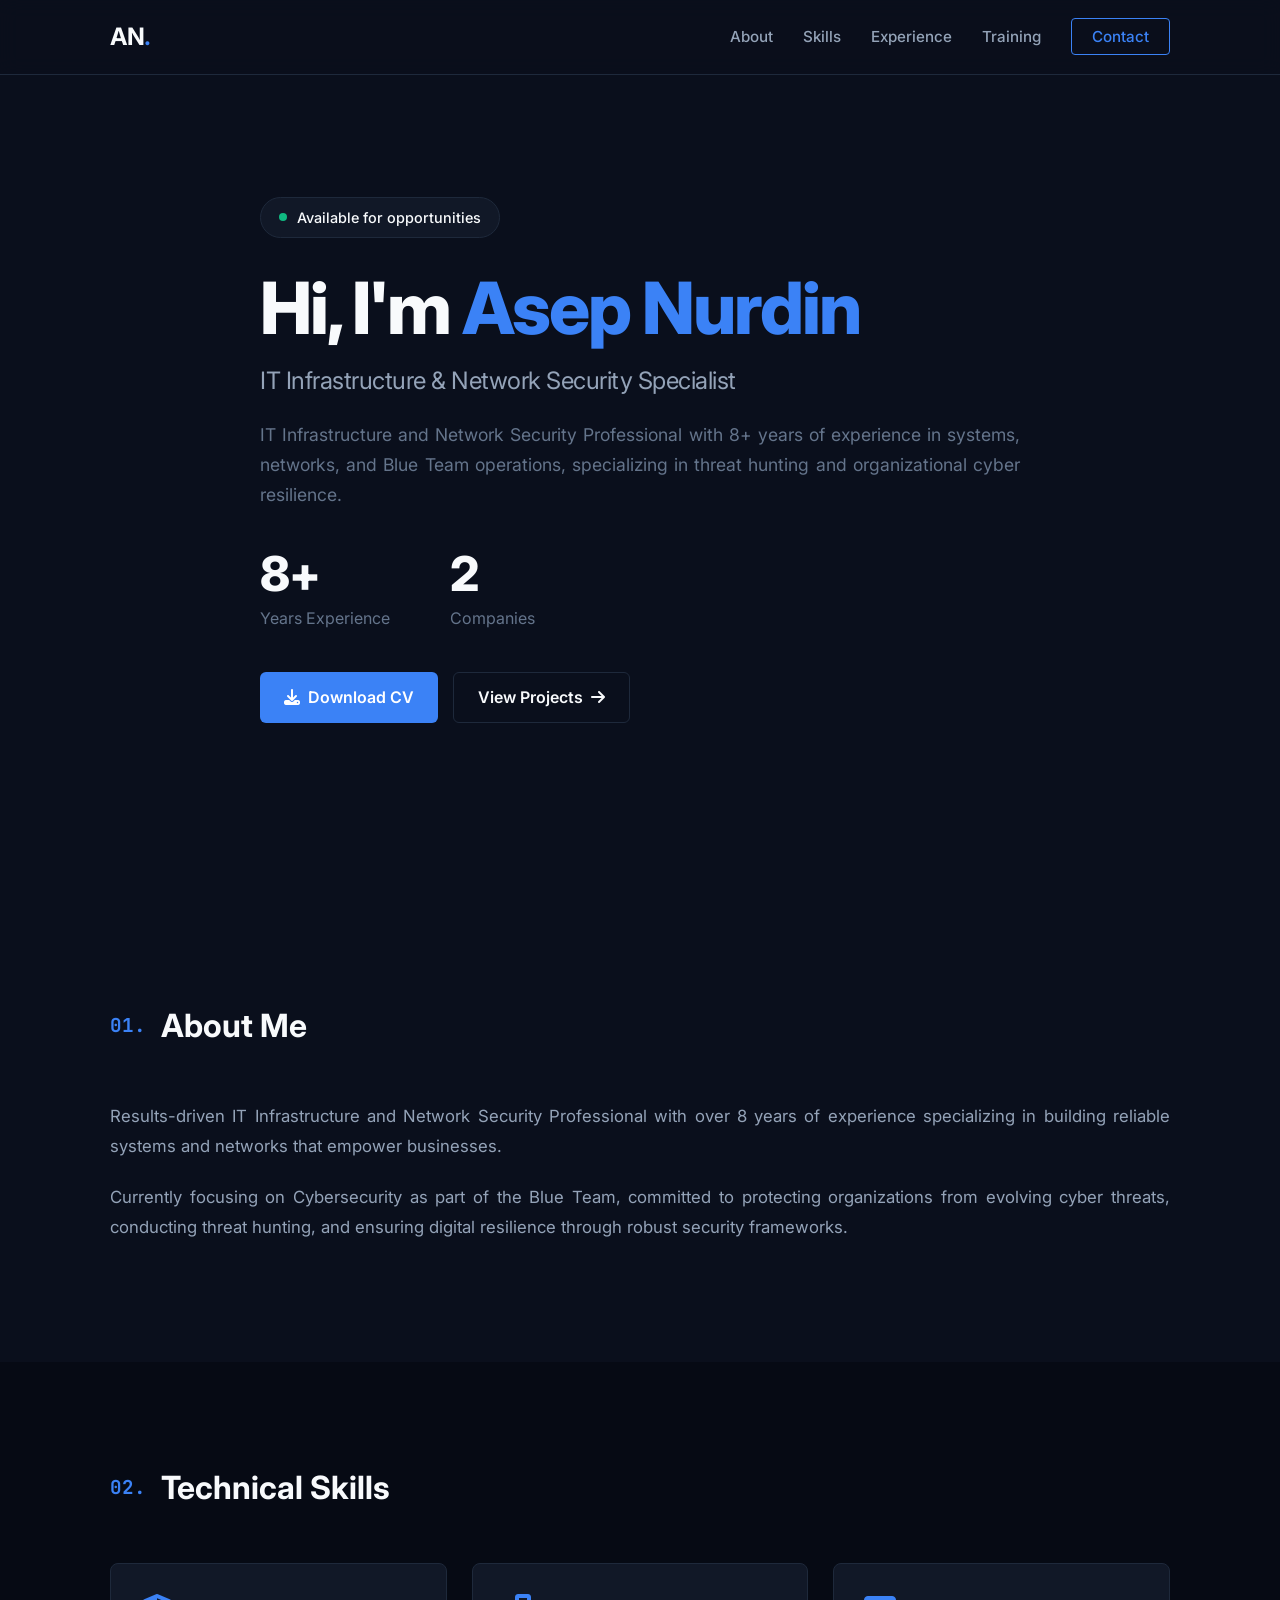
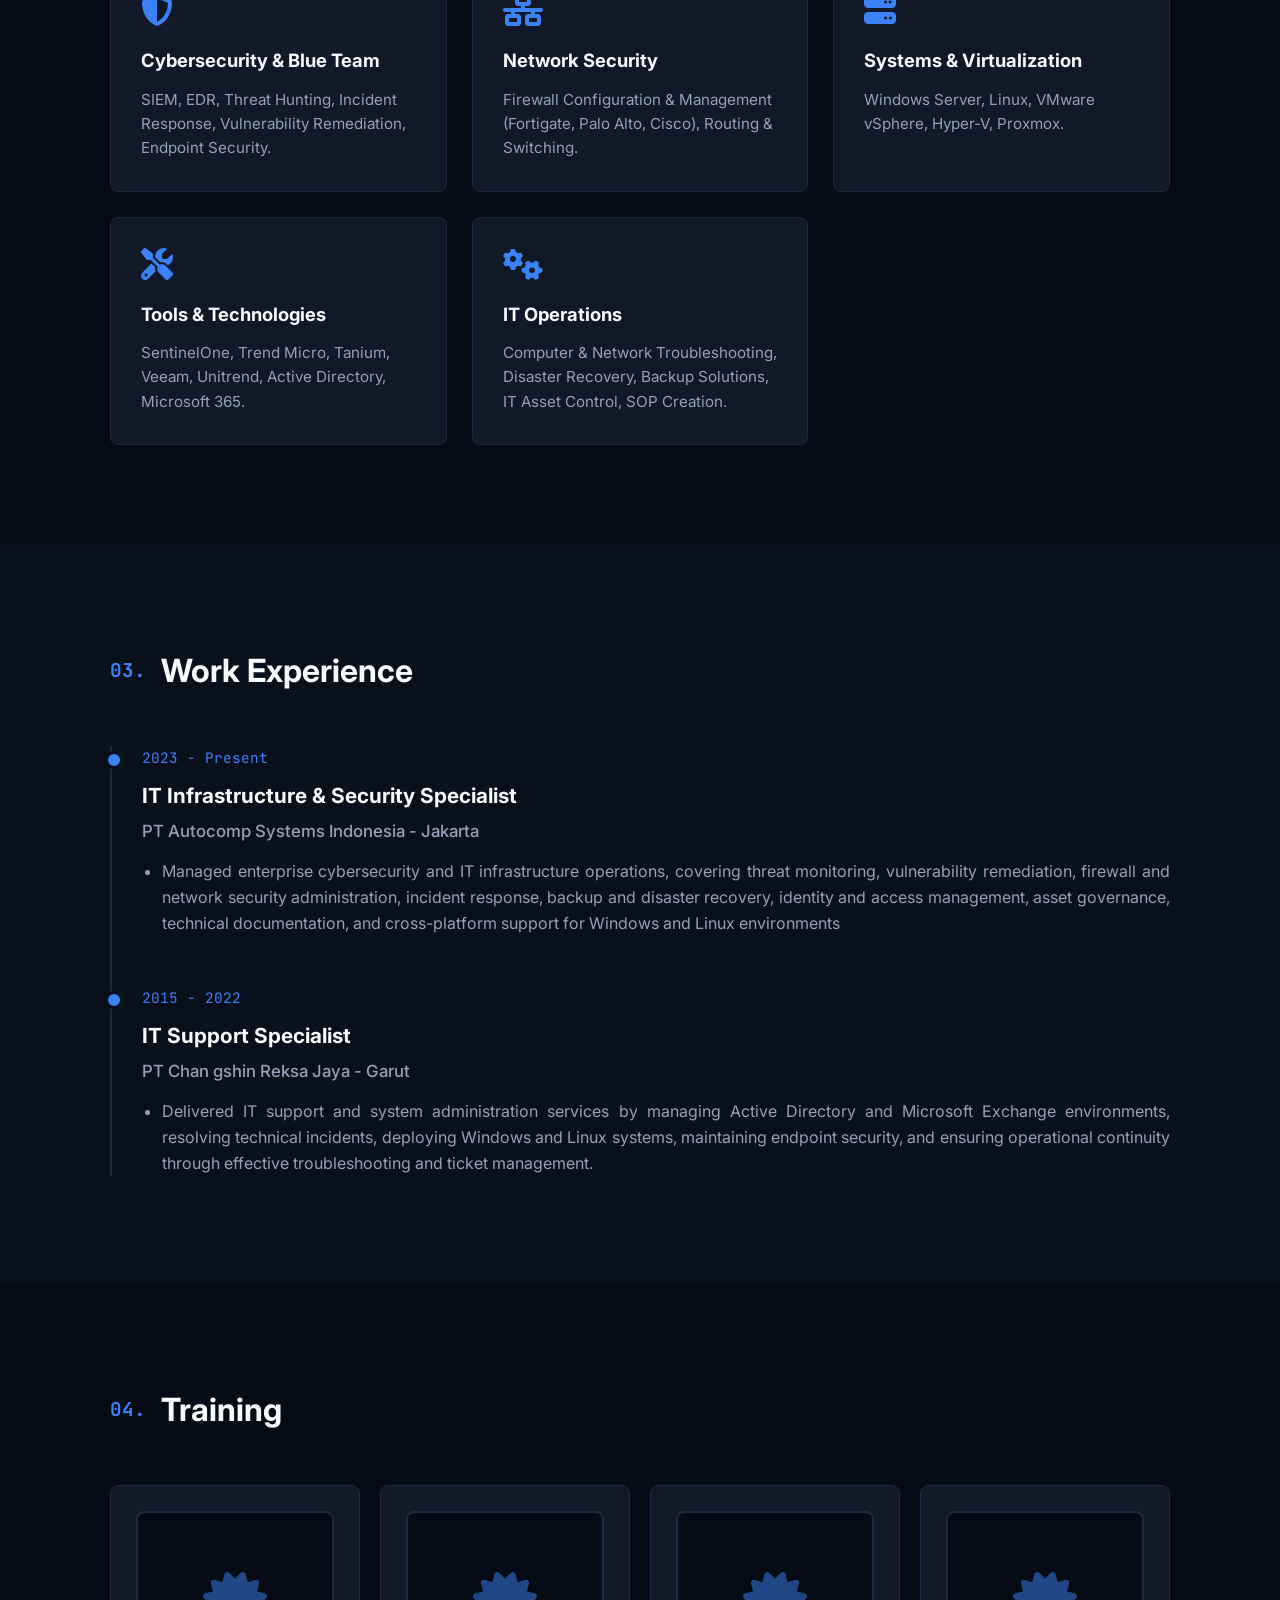
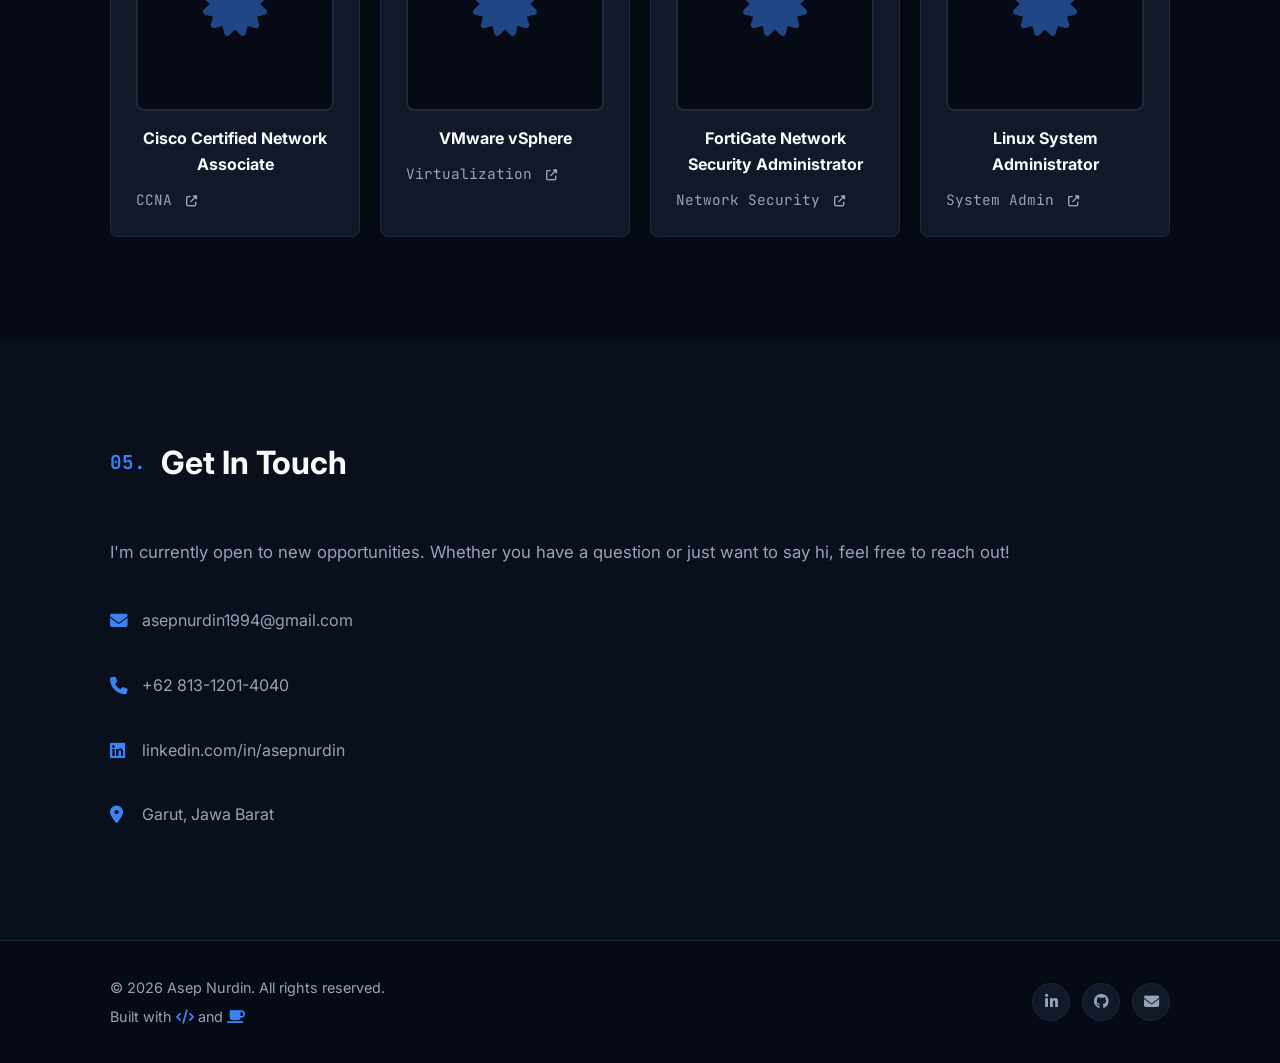
<file: index.html>
<!DOCTYPE html>
<html lang="en">
<head>
    <meta charset="UTF-8">
    <meta name="viewport" content="width=device-width, initial-scale=1.0">
    <title>Asep Nurdin | IT Infrastructure & Network Security</title>
    <meta name="description" content="Portfolio of Asep Nurdin - IT Infrastructure and Cybersecurity Professional">
    
    <!-- Link ke CSS -->
    <link rel="stylesheet" href="css/style.css">
    
    <!-- Google Fonts -->
    <link rel="preconnect" href="https://fonts.googleapis.com">
    <link rel="preconnect" href="https://fonts.gstatic.com" crossorigin>
    <link href="https://fonts.googleapis.com/css2?family=Inter:wght@300;400;500;600;700;800&family=JetBrains+Mono:wght@400;500&display=swap" rel="stylesheet">
    
    <!-- FontAwesome untuk Ikon -->
    <link rel="stylesheet" href="https://cdnjs.cloudflare.com/ajax/libs/font-awesome/6.4.0/css/all.min.css">
</head>
<body>

    <!-- Navbar -->
    <nav class="navbar">
        <div class="container nav-container">
            <a href="#" class="logo">AN<span class="accent">.</span></a>
            <ul class="nav-links">
                <li><a href="#about">About</a></li>
                <li><a href="#skills">Skills</a></li>
                <li><a href="#experience">Experience</a></li>
                <li><a href="#training">Training</a></li>
                <li><a href="#contact" class="btn-nav">Contact</a></li>
            </ul>
            <div class="hamburger" id="hamburger">
                <i class="fas fa-bars"></i>
            </div>
        </div>
    </nav>

    <!-- Hero Section -->
    <header class="hero">
        <div class="container hero-content">
            <div class="status-badge">
                <span class="status-dot"></span>
                <span class="status-text">Available for opportunities</span>
            </div>
            
            <h1 class="hero-title">Hi, I'm <span class="accent">Asep Nurdin</span></h1>
            <h2 class="hero-subtitle">IT Infrastructure & Network Security Specialist</h2>
            <p class="hero-desc">
                IT Infrastructure and Network Security Professional with 8+ years of experience in systems, networks, and Blue Team operations, specializing in threat hunting and organizational cyber resilience.
            </p>

            <!-- Stats Section -->
            <div class="hero-stats">
                <div class="stat-item">
                    <span class="stat-number">8+</span>
                    <span class="stat-label">Years Experience</span>
                </div>
                <div class="stat-item">
                    <span class="stat-number">2</span>
                    <span class="stat-label">Companies</span>
                </div>
            </div>

            <!-- Buttons -->
            <div class="hero-buttons">
                <a href="Asep_Nurdin_CV.pdf" download class="btn btn-primary">
                    <i class="fas fa-download"></i> Download CV
                </a>
                <a href="projects/index.html" class="btn btn-secondary">
                    View Projects <i class="fas fa-arrow-right"></i>
                </a>
            </div>
        </div>
    </header>

    <!-- About Section -->
    <section id="about" class="section">
        <div class="container">
            <h3 class="section-title"><span class="mono-text">01.</span> About Me</h3>
            <div class="about-content">
                <div class="about-text">
                    <p>
                        Results-driven IT Infrastructure and Network Security Professional with over 8 years of experience 
                        specializing in building reliable systems and networks that empower businesses.
                    </p>
                    <p>
                        Currently focusing on Cybersecurity as part of the Blue Team, committed to protecting organizations 
                        from evolving cyber threats, conducting threat hunting, and ensuring digital resilience through 
                        robust security frameworks.
                    </p>
                </div>
            </div>
        </div>
    </section>

    <!-- Skills Section -->
    <section id="skills" class="section bg-darker">
        <div class="container">
            <h3 class="section-title"><span class="mono-text">02.</span> Technical Skills</h3>
            <div class="skills-grid">
                <div class="skill-card">
                    <i class="fas fa-shield-alt skill-icon"></i>
                    <h4>Cybersecurity & Blue Team</h4>
                    <p>SIEM, EDR, Threat Hunting, Incident Response, Vulnerability Remediation, Endpoint Security.</p>
                </div>
                <div class="skill-card">
                    <i class="fas fa-network-wired skill-icon"></i>
                    <h4>Network Security</h4>
                    <p>Firewall Configuration & Management (Fortigate, Palo Alto, Cisco), Routing & Switching.</p>
                </div>
                <div class="skill-card">
                    <i class="fas fa-server skill-icon"></i>
                    <h4>Systems & Virtualization</h4>
                    <p>Windows Server, Linux, VMware vSphere, Hyper-V, Proxmox.</p>
                </div>
                <div class="skill-card">
                    <i class="fas fa-tools skill-icon"></i>
                    <h4>Tools & Technologies</h4>
                    <p>SentinelOne, Trend Micro, Tanium, Veeam, Unitrend, Active Directory, Microsoft 365.</p>
                </div>
                <div class="skill-card">
                    <i class="fas fa-cogs skill-icon"></i>
                    <h4>IT Operations</h4>
                    <p>Computer & Network Troubleshooting, Disaster Recovery, Backup Solutions, IT Asset Control, SOP Creation.</p>
                </div>
            </div>
        </div>
    </section>

    <!-- Experience Section -->
    <section id="experience" class="section">
        <div class="container">
            <h3 class="section-title"><span class="mono-text">03.</span> Work Experience</h3>
            <div class="timeline">
                
                <div class="timeline-item">
                    <div class="timeline-date">2023 - Present</div>
                    <div class="timeline-content">
                        <h4>IT Infrastructure & Security Specialist</h4>
                        <h5>PT Autocomp Systems Indonesia - Jakarta</h5>
                        <ul>
                            <li>Managed enterprise cybersecurity and IT infrastructure operations, covering threat monitoring, vulnerability remediation, firewall and network security administration, incident response, backup and disaster recovery, identity and access management, asset governance, technical documentation, and cross-platform support for Windows and Linux environments</li>
                        </ul>
                    </div>
                </div>

                <div class="timeline-item">
                    <div class="timeline-date">2015 - 2022</div>
                    <div class="timeline-content">
                        <h4>IT Support Specialist</h4>
                        <h5>PT Chan gshin Reksa Jaya - Garut</h5>
                        <ul>
                            <li>Delivered IT support and system administration services by managing Active Directory and Microsoft Exchange environments, resolving technical incidents, deploying Windows and Linux systems, maintaining endpoint security, and ensuring operational continuity through effective troubleshooting and ticket management.</li>
                        </ul>
                    </div>
                </div>

            </div>
        </div>
    </section>

    <!-- Training Section -->
    <section id="training" class="section bg-darker">
        <div class="container">
            <h3 class="section-title"><span class="mono-text">04.</span> Training </h3>
            <div class="cert-grid">
                
                <!-- Certificate 1: CCNA -->
                <a href="https://docs.google.com/viewer?url=https://asepnurdin.github.io/asepnurdin_portfolio/images/certificates/ccna.pdf&embedded=true" target="_blank" class="cert-card cert-link">
                    <div class="cert-image-placeholder">
                        <i class="fas fa-certificate cert-icon"></i>
                    </div>
                    <h4>Cisco Certified Network Associate</h4>
                    <p class="mono-text">CCNA <i class="fas fa-external-link-alt" style="font-size: 0.7rem; margin-left: 5px;"></i></p>
                </a>
    
                <!-- Certificate 2: VMware -->
                <a href="https://docs.google.com/viewer?url=https://asepnurdin.github.io/asepnurdin_portfolio/images/certificates/vmware.pdf&embedded=true" target="_blank" class="cert-card cert-link">
                    <div class="cert-image-placeholder">
                        <i class="fas fa-certificate cert-icon"></i>
                    </div>
                    <h4>VMware vSphere</h4>
                    <p class="mono-text">Virtualization <i class="fas fa-external-link-alt" style="font-size: 0.7rem; margin-left: 5px;"></i></p>
                </a>
    
                <!-- Certificate 3: FortiGate -->
                <a href="https://docs.google.com/viewer?url=https://asepnurdin.github.io/asepnurdin_portfolio/images/certificates/fortigate.pdf&embedded=true" target="_blank" class="cert-card cert-link">
                    <div class="cert-image-placeholder">
                        <i class="fas fa-certificate cert-icon"></i>
                    </div>
                    <h4>FortiGate Network Security Administrator</h4>
                    <p class="mono-text">Network Security <i class="fas fa-external-link-alt" style="font-size: 0.7rem; margin-left: 5px;"></i></p>
                </a>
    
                <!-- Certificate 4: Linux -->
                <a href="https://docs.google.com/viewer?url=https://asepnurdin.github.io/asepnurdin_portfolio/images/certificates/linux.pdf&embedded=true" target="_blank" class="cert-card cert-link">
                    <div class="cert-image-placeholder">
                        <i class="fas fa-certificate cert-icon"></i>
                    </div>
                    <h4>Linux System Administrator</h4>
                    <p class="mono-text">System Admin <i class="fas fa-external-link-alt" style="font-size: 0.7rem; margin-left: 5px;"></i></p>
                </a>
    
            </div>
        </div>
    </section>

    <!-- Contact Section -->
    <section id="contact" class="section">
        <div class="container">
            <h3 class="section-title"><span class="mono-text">05.</span> Get In Touch</h3>
            <div class="contact-content">
                <p class="contact-desc">
                    I'm currently open to new opportunities. Whether you have a question or just want to say hi, 
                    feel free to reach out!
                </p>
                <div class="contact-links">
                    <a href="mailto:asepnurdin1994@gmail.com" class="contact-link">
                        <i class="fas fa-envelope"></i>
                        <span>asepnurdin1994@gmail.com</span>
                    </a>
                    <a href="tel:+6281312014040" class="contact-link">
                        <i class="fas fa-phone"></i>
                        <span>+62 813-1201-4040</span>
                    </a>
                    <a href="https://linkedin.com/in/asepnurdin" target="_blank" class="contact-link">
                        <i class="fab fa-linkedin"></i>
                        <span>linkedin.com/in/asepnurdin</span>
                    </a>
                    <div class="contact-link">
                        <i class="fas fa-map-marker-alt"></i>
                        <span>Garut, Jawa Barat</span>
                    </div>
                </div>
            </div>
        </div>
    </section>

    <!-- Footer -->
    <footer class="footer">
        <div class="container">
            <div class="footer-content">
                <div class="footer-left">
                    <p>&copy; 2026 Asep Nurdin. All rights reserved.</p>
                    <p class="footer-credit">Built with <i class="fas fa-code"></i> and <i class="fas fa-coffee"></i></p>
                </div>
                <div class="footer-social">
                    <a href="https://linkedin.com/in/asepnurdin" target="_blank" aria-label="LinkedIn">
                        <i class="fab fa-linkedin-in"></i>
                    </a>
                    <a href="https://github.com/AsepNurdin" target="_blank" aria-label="GitHub">
                        <i class="fab fa-github"></i>
                    </a>
                    <a href="mailto:asepnurdin1994@gmail.com" aria-label="Email">
                        <i class="fas fa-envelope"></i>
                    </a>
                </div>
            </div>
        </div>
    </footer>

    <!-- JavaScript untuk Mobile Menu -->
    <script>
        const hamburger = document.getElementById('hamburger');
        const navLinks = document.querySelector('.nav-links');
        const navItems = document.querySelectorAll('.nav-links a');

        hamburger.addEventListener('click', () => {
            navLinks.classList.toggle('active');
            const icon = hamburger.querySelector('i');
            if (navLinks.classList.contains('active')) {
                icon.classList.remove('fa-bars');
                icon.classList.add('fa-times');
            } else {
                icon.classList.remove('fa-times');
                icon.classList.add('fa-bars');
            }
        });

        navItems.forEach(item => {
            item.addEventListener('click', () => {
                navLinks.classList.remove('active');
                const icon = hamburger.querySelector('i');
                icon.classList.remove('fa-times');
                icon.classList.add('fa-bars');
            });
        });
    </script>
</body>
</html>
</file>
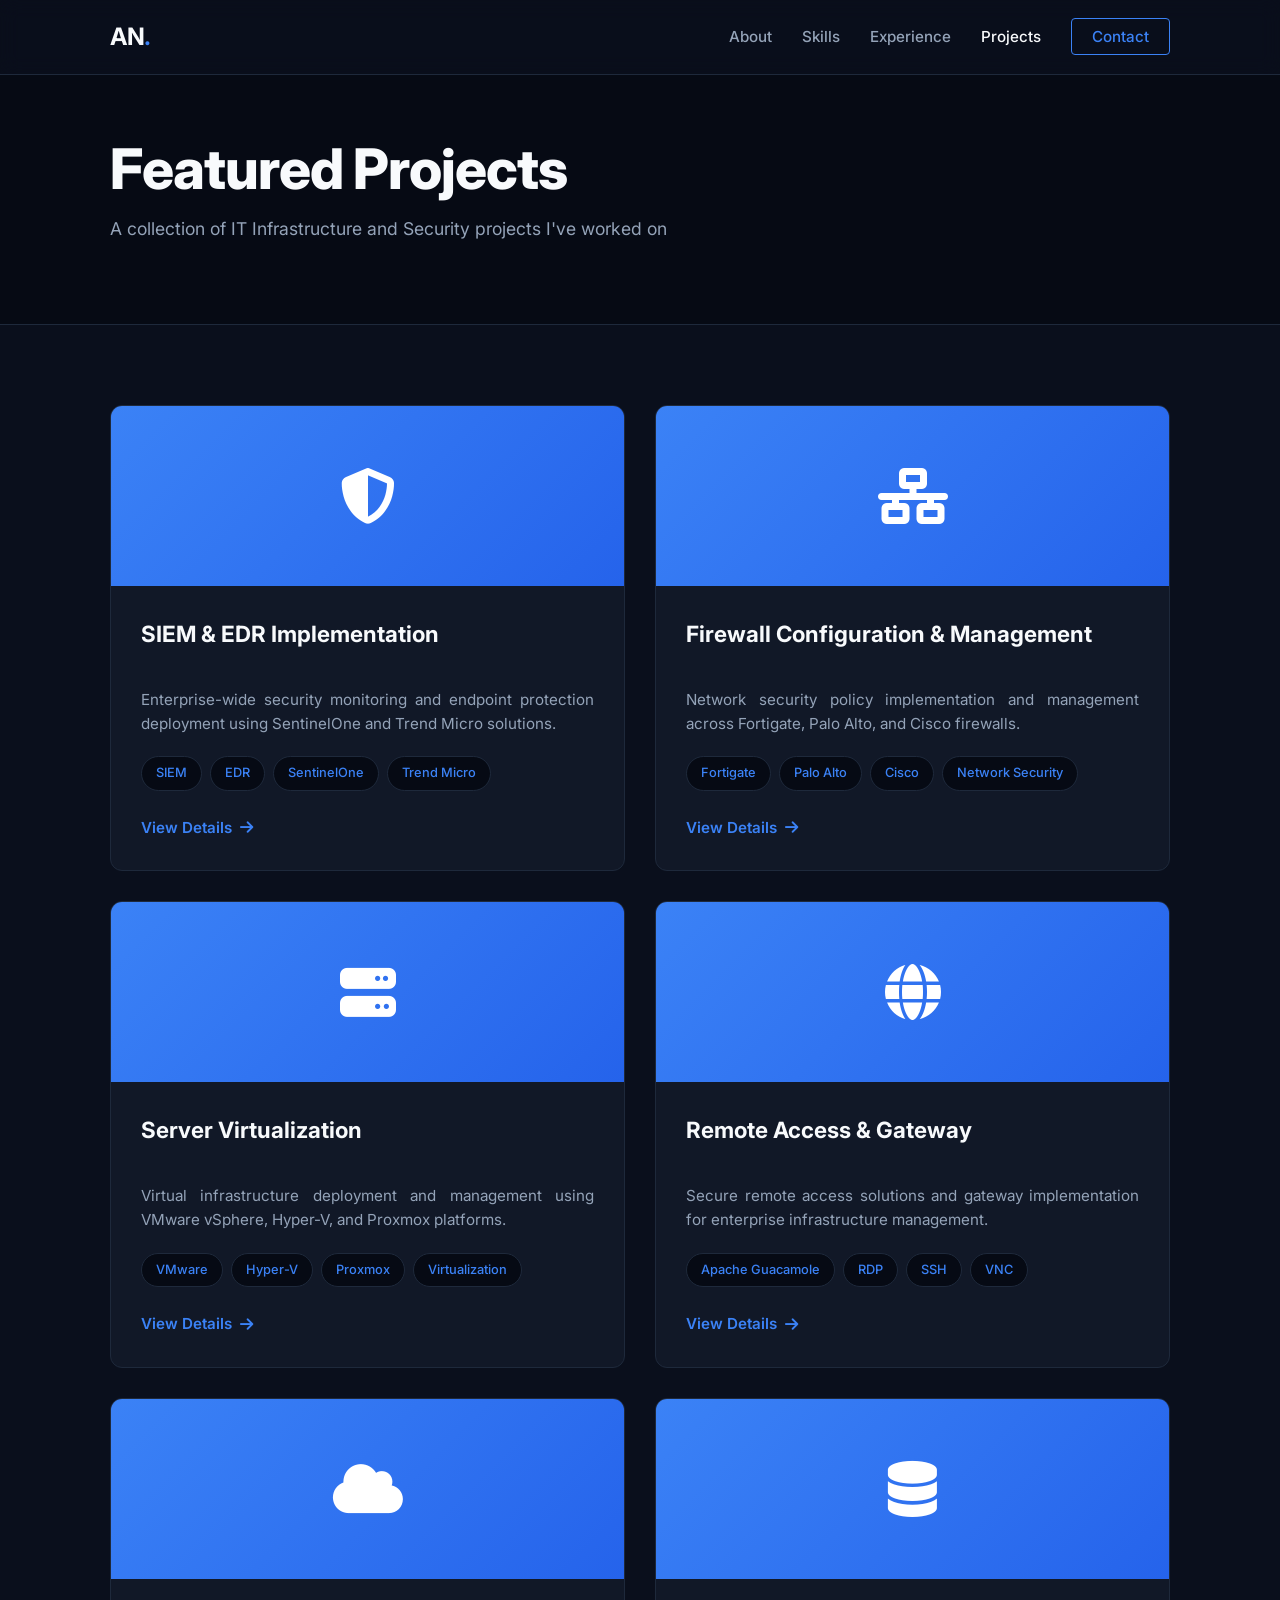
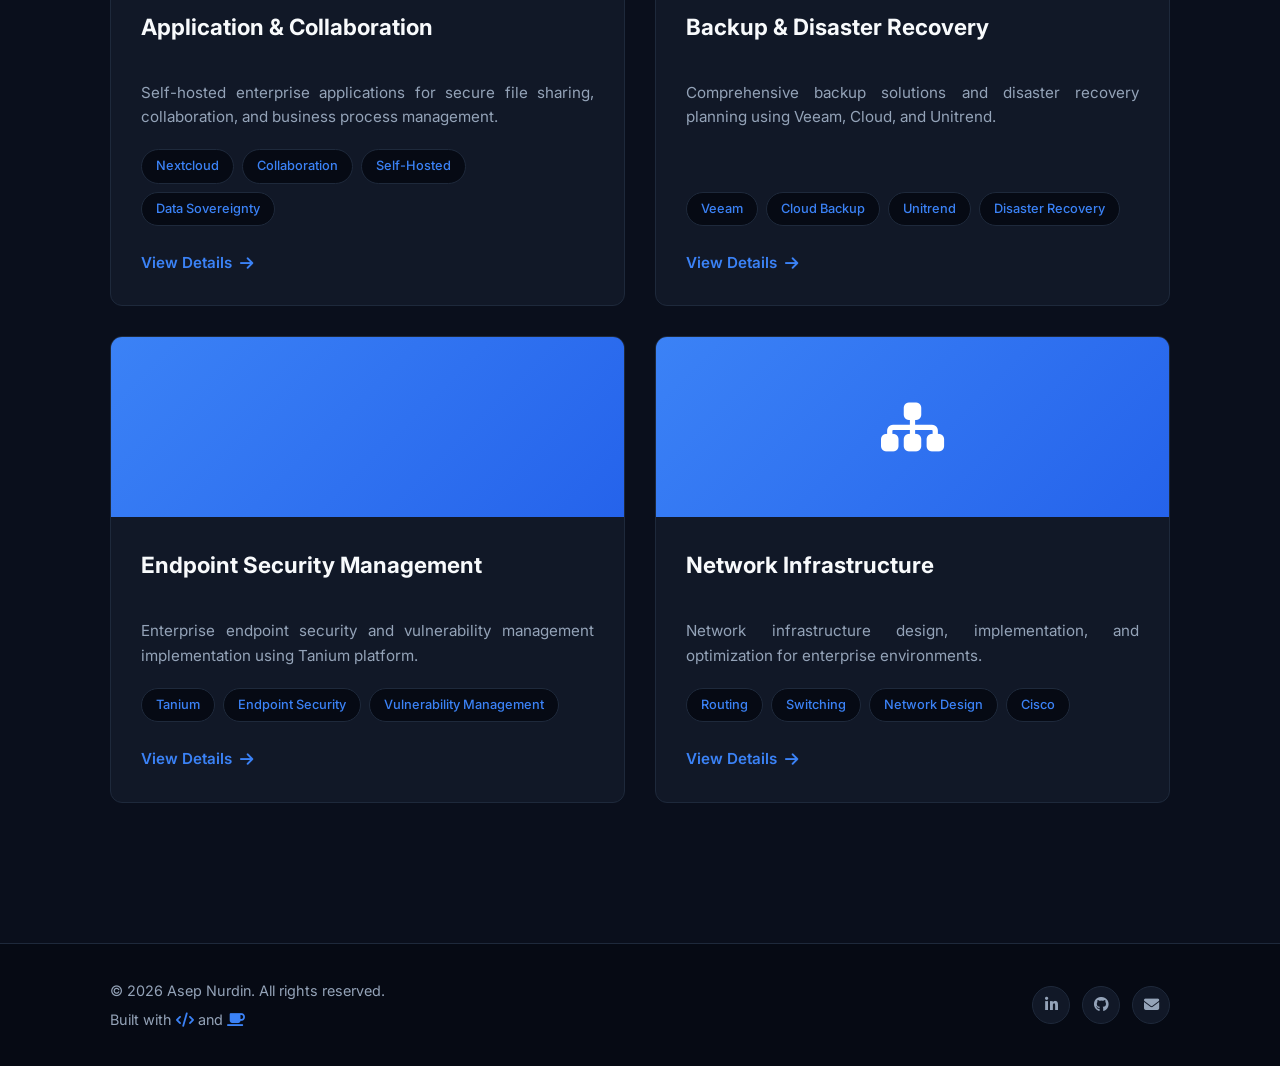
<file: projects/index.html>
<!DOCTYPE html>
<html lang="en">
<head>
    <meta charset="UTF-8">
    <meta name="viewport" content="width=device-width, initial-scale=1.0">
    <title>Projects | Asep Nurdin</title>
    <meta name="description" content="IT Infrastructure and Security Projects by Asep Nurdin">
    
    <link rel="stylesheet" href="css/projects.css">
    
    <link rel="preconnect" href="https://fonts.googleapis.com">
    <link rel="preconnect" href="https://fonts.gstatic.com" crossorigin>
    <link href="https://fonts.googleapis.com/css2?family=Inter:wght@300;400;500;600;700;800&family=JetBrains+Mono:wght@400;500&display=swap" rel="stylesheet">
    
    <link rel="stylesheet" href="https://cdnjs.cloudflare.com/ajax/libs/font-awesome/6.4.0/css/all.min.css">
</head>
<body>

    <!-- Navbar -->
    <nav class="navbar">
        <div class="container nav-container">
            <a href="../index.html" class="logo">AN<span class="accent">.</span></a>
            <ul class="nav-links">
                <li><a href="../index.html#about">About</a></li>
                <li><a href="../index.html#skills">Skills</a></li>
                <li><a href="../index.html#experience">Experience</a></li>
                <li><a href="index.html" class="active">Projects</a></li>
                <li><a href="../index.html#contact" class="btn-nav">Contact</a></li>
            </ul>
            <div class="hamburger" id="hamburger">
                <i class="fas fa-bars"></i>
            </div>
        </div>
    </nav>

    <!-- Header Section -->
    <header class="projects-header">
        <div class="container">
            <h1 class="page-title">Featured Projects</h1>
            <p class="page-subtitle">
                A collection of IT Infrastructure and Security projects I've worked on
            </p>
        </div>
    </header>

    <!-- Projects Grid -->
    <section class="projects-section">
        <div class="container">
            <div class="projects-grid">

                <!-- Project 1: SIEM & EDR Implementation -->
                <article class="project-card">
                    <div class="project-icon">
                        <i class="fas fa-shield-alt"></i>
                    </div>
                    <div class="project-content">
                        <h3>SIEM & EDR Implementation</h3>
                        <p>Enterprise-wide security monitoring and endpoint protection deployment using SentinelOne and Trend Micro solutions.</p>
                        <div class="project-tags">
                            <span class="tag">SIEM</span>
                            <span class="tag">EDR</span>
                            <span class="tag">SentinelOne</span>
                            <span class="tag">Trend Micro</span>
                        </div>
                        <a href="project-siem-edr.html" class="project-link">
                            View Details <i class="fas fa-arrow-right"></i>
                        </a>
                    </div>
                </article>

                <!-- Project 2: Firewall Configuration -->
                <article class="project-card">
                    <div class="project-icon">
                        <i class="fas fa-network-wired"></i>
                    </div>
                    <div class="project-content">
                        <h3>Firewall Configuration & Management</h3>
                        <p>Network security policy implementation and management across Fortigate, Palo Alto, and Cisco firewalls.</p>
                        <div class="project-tags">
                            <span class="tag">Fortigate</span>
                            <span class="tag">Palo Alto</span>
                            <span class="tag">Cisco</span>
                            <span class="tag">Network Security</span>
                        </div>
                        <a href="project-firewall.html" class="project-link">
                            View Details <i class="fas fa-arrow-right"></i>
                        </a>
                    </div>
                </article>

                <!-- Project 3: Server Virtualization -->
                <article class="project-card">
                    <div class="project-icon">
                        <i class="fas fa-server"></i>
                    </div>
                    <div class="project-content">
                        <h3>Server Virtualization</h3>
                        <p>Virtual infrastructure deployment and management using VMware vSphere, Hyper-V, and Proxmox platforms.</p>
                        <div class="project-tags">
                            <span class="tag">VMware</span>
                            <span class="tag">Hyper-V</span>
                            <span class="tag">Proxmox</span>
                            <span class="tag">Virtualization</span>
                        </div>
                        <!-- PASTIKAN LINK INI SUDAH BENAR -->
                        <a href="project-virtualization.html" class="project-link">
                            View Details <i class="fas fa-arrow-right"></i>
                        </a>
                    </div>
                </article>
                
                <!-- Project 4: Remote Access & Gateway (BARU) -->
                <article class="project-card">
                    <div class="project-icon">
                        <i class="fas fa-globe"></i>
                    </div>
                    <div class="project-content">
                        <h3>Remote Access & Gateway</h3>
                        <p>Secure remote access solutions and gateway implementation for enterprise infrastructure management.</p>
                        <div class="project-tags">
                            <span class="tag">Apache Guacamole</span>
                            <span class="tag">RDP</span>
                            <span class="tag">SSH</span>
                            <span class="tag">VNC</span>
                        </div>
                        <a href="project-remote-access.html" class="project-link">
                            View Details <i class="fas fa-arrow-right"></i>
                        </a>
                    </div>
                </article>

                <!-- Project 5: Application & Collaboration (BARU) -->
                <article class="project-card">
                    <div class="project-icon">
                        <i class="fas fa-cloud"></i>
                    </div>
                    <div class="project-content">
                        <h3>Application & Collaboration</h3>
                        <p>Self-hosted enterprise applications for secure file sharing, collaboration, and business process management.</p>
                        <div class="project-tags">
                            <span class="tag">Nextcloud</span>
                            <span class="tag">Collaboration</span>
                            <span class="tag">Self-Hosted</span>
                            <span class="tag">Data Sovereignty</span>
                        </div>
                        <a href="project-application.html" class="project-link">
                            View Details <i class="fas fa-arrow-right"></i>
                        </a>
                    </div>
                </article>

                <!-- Project 6: Backup & Disaster Recovery -->
                <article class="project-card">
                    <div class="project-icon">
                        <i class="fas fa-database"></i>
                    </div>
                    <div class="project-content">
                        <h3>Backup & Disaster Recovery</h3>
                        <p>Comprehensive backup solutions and disaster recovery planning using Veeam, Cloud, and Unitrend.</p>
                        <div class="project-tags">
                            <span class="tag">Veeam</span>
                            <span class="tag">Cloud Backup</span>
                            <span class="tag">Unitrend</span>
                            <span class="tag">Disaster Recovery</span>
                        </div>
                        <a href="project-backup.html" class="project-link">
                            View Details <i class="fas fa-arrow-right"></i>
                        </a>
                    </div>
                </article>

                <!-- Project 7: Endpoint Security -->
                <article class="project-card">
                    <div class="project-icon">
                        <i class="fas fa-laptop-shield"></i>
                    </div>
                    <div class="project-content">
                        <h3>Endpoint Security Management</h3>
                        <p>Enterprise endpoint security and vulnerability management implementation using Tanium platform.</p>
                        <div class="project-tags">
                            <span class="tag">Tanium</span>
                            <span class="tag">Endpoint Security</span>
                            <span class="tag">Vulnerability Management</span>
                        </div>
                        <a href="project-endpoint.html" class="project-link">
                            View Details <i class="fas fa-arrow-right"></i>
                        </a>
                    </div>
                </article>

                <!-- Project 8: Network Infrastructure -->
                <article class="project-card">
                    <div class="project-icon">
                        <i class="fas fa-sitemap"></i>
                    </div>
                    <div class="project-content">
                        <h3>Network Infrastructure</h3>
                        <p>Network infrastructure design, implementation, and optimization for enterprise environments.</p>
                        <div class="project-tags">
                            <span class="tag">Routing</span>
                            <span class="tag">Switching</span>
                            <span class="tag">Network Design</span>
                            <span class="tag">Cisco</span>
                        </div>
                        <a href="project-network.html" class="project-link">
                            View Details <i class="fas fa-arrow-right"></i>
                        </a>
                    </div>
                </article>

            </div>
        </div>
    </section>

    <!-- Footer -->
    <footer class="footer">
        <div class="container">
            <div class="footer-content">
                <div class="footer-left">
                    <p>&copy; 2026 Asep Nurdin. All rights reserved.</p>
                    <p class="footer-credit">Built with <i class="fas fa-code"></i> and <i class="fas fa-coffee"></i></p>
                </div>
                <div class="footer-social">
                    <a href="https://linkedin.com/in/asepnurdin" target="_blank" aria-label="LinkedIn">
                        <i class="fab fa-linkedin-in"></i>
                    </a>
                    <a href="https://github.com/AsepNurdin" target="_blank" aria-label="GitHub">
                        <i class="fab fa-github"></i>
                    </a>
                    <a href="mailto:asepnurdin1994@gmail.com" aria-label="Email">
                        <i class="fas fa-envelope"></i>
                    </a>
                </div>
            </div>
        </div>
    </footer>

    <!-- JavaScript untuk Mobile Menu -->
    <script>
        const hamburger = document.getElementById('hamburger');
        const navLinks = document.querySelector('.nav-links');

        hamburger.addEventListener('click', () => {
            navLinks.classList.toggle('active');
            const icon = hamburger.querySelector('i');
            if (navLinks.classList.contains('active')) {
                icon.classList.remove('fa-bars');
                icon.classList.add('fa-times');
            } else {
                icon.classList.remove('fa-times');
                icon.classList.add('fa-bars');
            }
        });
    </script>
</body>
</html>
</file>
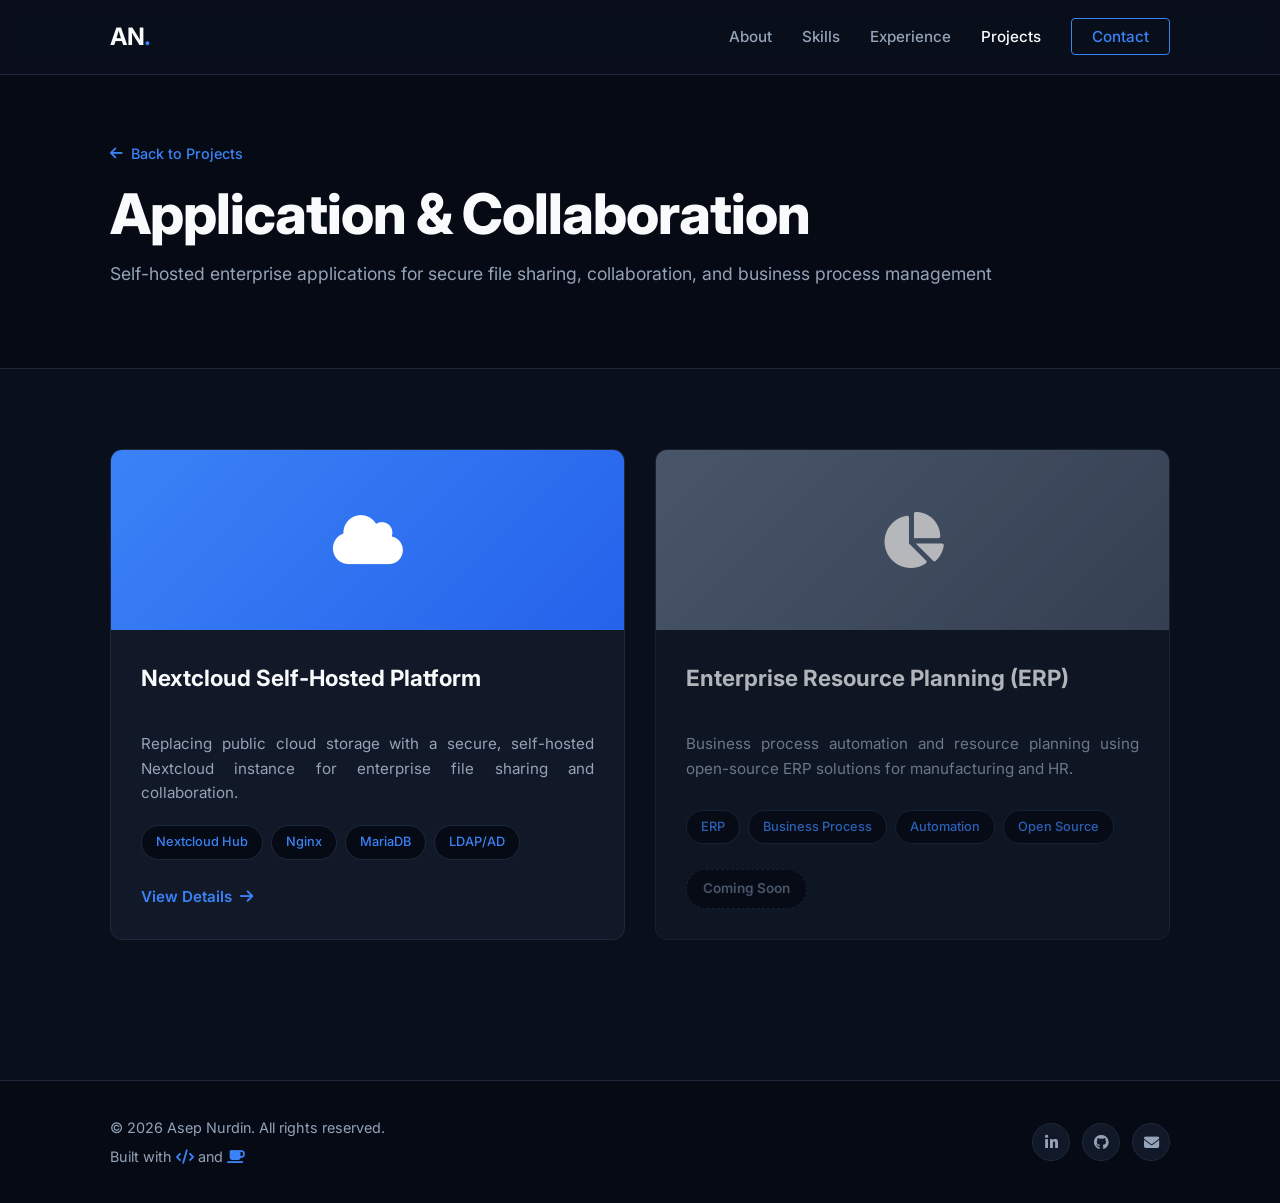
<file: projects/project-application.html>
<!DOCTYPE html>
<html lang="en">
<head>
    <meta charset="UTF-8">
    <meta name="viewport" content="width=device-width, initial-scale=1.0">
    <title>Application & Collaboration | Asep Nurdin</title>
    <meta name="description" content="Self-hosted enterprise applications for secure collaboration and business processes.">
    
    <link rel="stylesheet" href="css/projects.css">
    <link rel="preconnect" href="https://fonts.googleapis.com">
    <link rel="preconnect" href="https://fonts.gstatic.com" crossorigin>
    <link href="https://fonts.googleapis.com/css2?family=Inter:wght@300;400;500;600;700;800&family=JetBrains+Mono:wght@400;500&display=swap" rel="stylesheet">
    <link rel="stylesheet" href="https://cdnjs.cloudflare.com/ajax/libs/font-awesome/6.4.0/css/all.min.css">
</head>
<body>

    <!-- Navbar -->
    <nav class="navbar">
        <div class="container nav-container">
            <a href="../index.html" class="logo">AN<span class="accent">.</span></a>
            <ul class="nav-links">
                <li><a href="../index.html#about">About</a></li>
                <li><a href="../index.html#skills">Skills</a></li>
                <li><a href="../index.html#experience">Experience</a></li>
                <li><a href="index.html" class="active">Projects</a></li>
                <li><a href="../index.html#contact" class="btn-nav">Contact</a></li>
            </ul>
            <div class="hamburger" id="hamburger">
                <i class="fas fa-bars"></i>
            </div>
        </div>
    </nav>

    <!-- Header Section -->
    <header class="projects-header">
        <div class="container">
            <a href="index.html" class="back-link" style="margin-bottom: 20px; display: inline-flex;">
                <i class="fas fa-arrow-left"></i> Back to Projects
            </a>
            <h1 class="page-title">Application & Collaboration</h1>
            <p class="page-subtitle">
                Self-hosted enterprise applications for secure file sharing, collaboration, and business process management
            </p>
        </div>
    </header>

    <!-- Application Projects Grid -->
    <section class="projects-section">
        <div class="container">
            <div class="projects-grid">

                <!-- Nextcloud (AKTIF) -->
                <article class="project-card">
                    <div class="project-icon">
                        <i class="fas fa-cloud"></i>
                    </div>
                    <div class="project-content">
                        <h3>Nextcloud Self-Hosted Platform</h3>
                        <p>Replacing public cloud storage with a secure, self-hosted Nextcloud instance for enterprise file sharing and collaboration.</p>
                        <div class="project-tags">
                            <span class="tag">Nextcloud Hub</span>
                            <span class="tag">Nginx</span>
                            <span class="tag">MariaDB</span>
                            <span class="tag">LDAP/AD</span>
                        </div>
                        <a href="project-nextcloud.html" class="project-link">
                            View Details <i class="fas fa-arrow-right"></i>
                        </a>
                    </div>
                </article>

                <!-- ERP System (COMING SOON) -->
                <article class="project-card coming-soon">
                    <div class="project-icon">
                        <i class="fas fa-chart-pie"></i>
                    </div>
                    <div class="project-content">
                        <h3>Enterprise Resource Planning (ERP)</h3>
                        <p>Business process automation and resource planning using open-source ERP solutions for manufacturing and HR.</p>
                        <div class="project-tags">
                            <span class="tag">ERP</span>
                            <span class="tag">Business Process</span>
                            <span class="tag">Automation</span>
                            <span class="tag">Open Source</span>
                        </div>
                        <span class="coming-soon-badge">Coming Soon</span>
                    </div>
                </article>

            </div>
        </div>
    </section>

    <!-- Footer -->
    <footer class="footer">
        <div class="container">
            <div class="footer-content">
                <div class="footer-left">
                    <p>&copy; 2026 Asep Nurdin. All rights reserved.</p>
                    <p class="footer-credit">Built with <i class="fas fa-code"></i> and <i class="fas fa-coffee"></i></p>
                </div>
                <div class="footer-social">
                    <a href="https://linkedin.com/in/asepnurdin" target="_blank" aria-label="LinkedIn"><i class="fab fa-linkedin-in"></i></a>
                    <a href="https://github.com/AsepNurdin" target="_blank" aria-label="GitHub"><i class="fab fa-github"></i></a>
                    <a href="mailto:asepnurdin1994@gmail.com" aria-label="Email"><i class="fas fa-envelope"></i></a>
                </div>
            </div>
        </div>
    </footer>

    <script>
        const hamburger = document.getElementById('hamburger');
        const navLinks = document.querySelector('.nav-links');
        hamburger.addEventListener('click', () => {
            navLinks.classList.toggle('active');
            const icon = hamburger.querySelector('i');
            if (navLinks.classList.contains('active')) { icon.classList.remove('fa-bars'); icon.classList.add('fa-times'); } 
            else { icon.classList.remove('fa-times'); icon.classList.add('fa-bars'); }
        });
    </script>
</body>
</html>
</file>
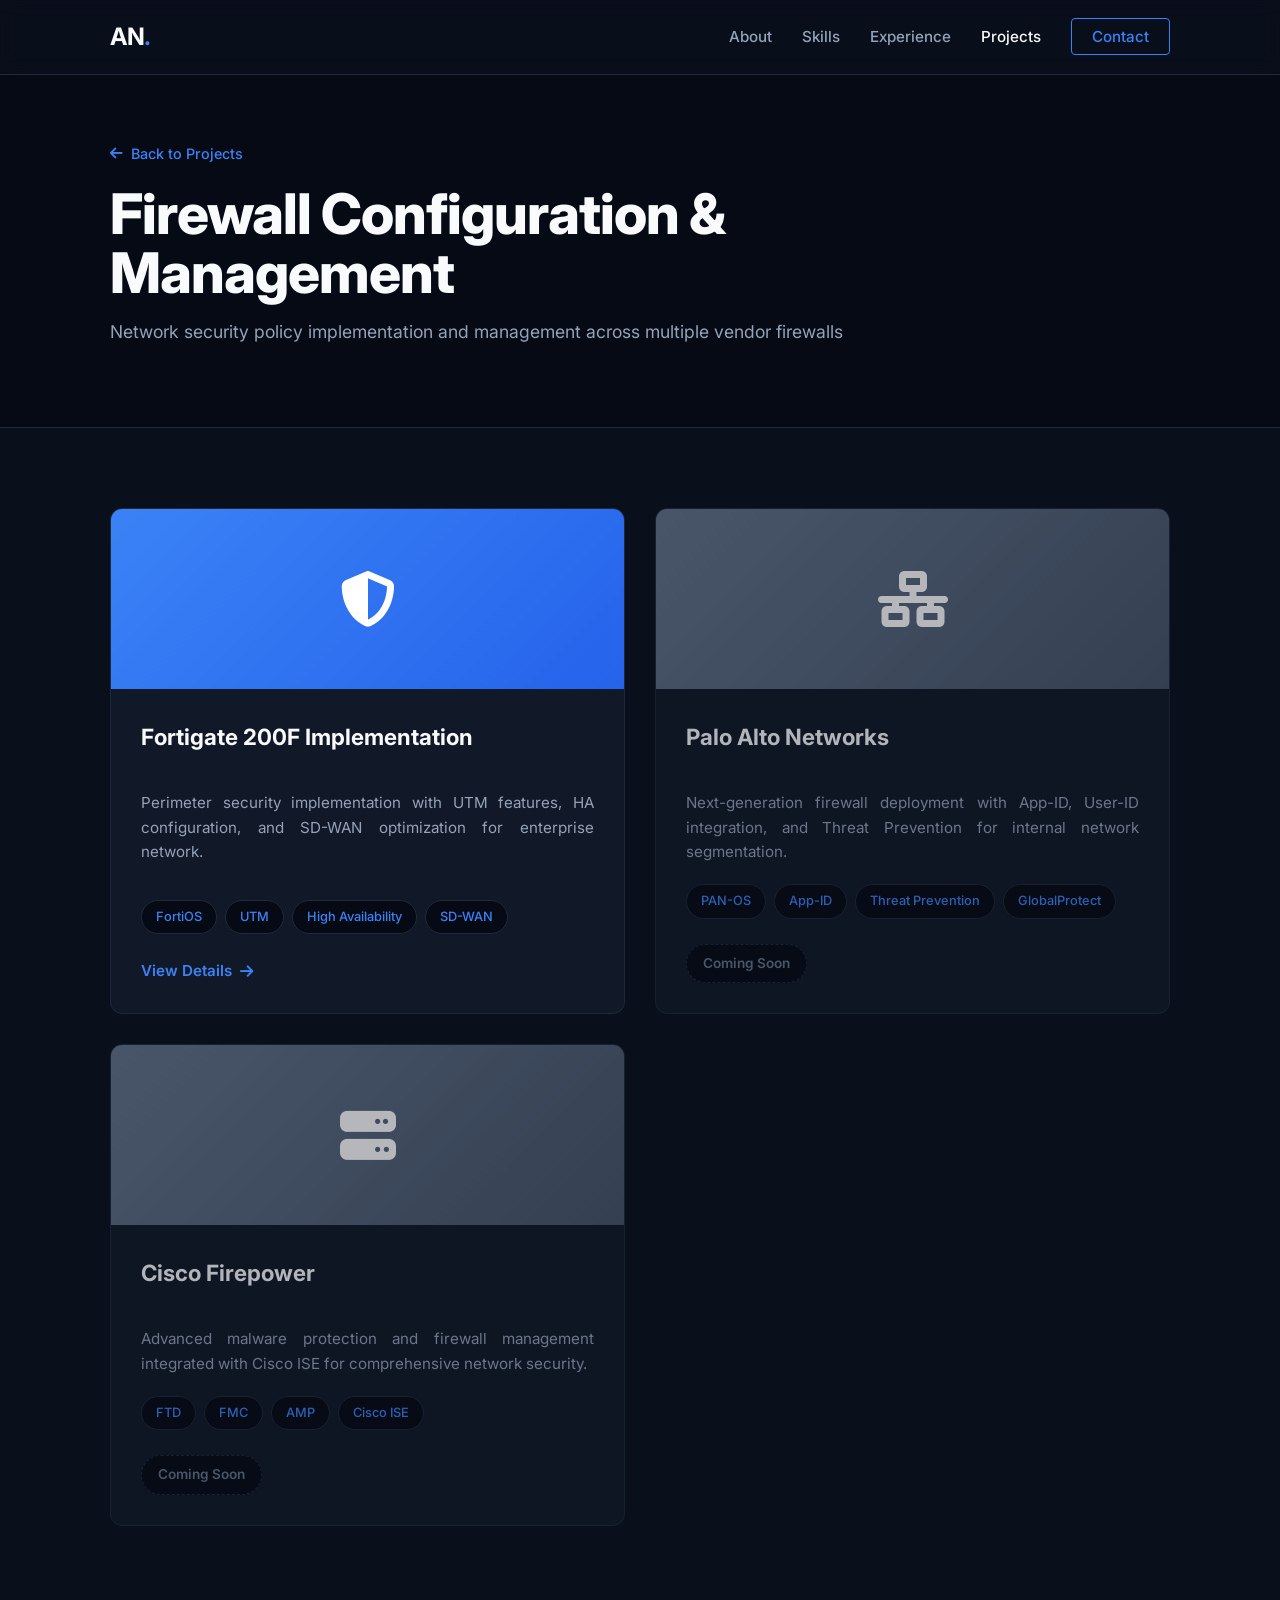
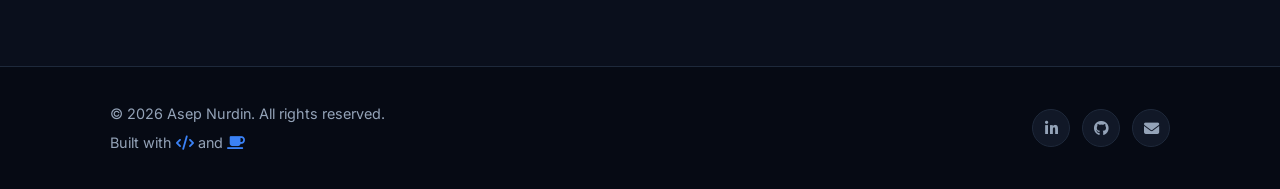
<file: projects/project-firewall.html>
<!DOCTYPE html>
<html lang="en">
<head>
    <meta charset="UTF-8">
    <meta name="viewport" content="width=device-width, initial-scale=1.0">
    <title>Firewall Configuration & Management | Asep Nurdin</title>
    <meta name="description" content="Network security policy implementation across Fortigate, Palo Alto, and Cisco firewalls.">
    
    <link rel="stylesheet" href="css/projects.css">
    
    <link rel="preconnect" href="https://fonts.googleapis.com">
    <link rel="preconnect" href="https://fonts.gstatic.com" crossorigin>
    <link href="https://fonts.googleapis.com/css2?family=Inter:wght@300;400;500;600;700;800&family=JetBrains+Mono:wght@400;500&display=swap" rel="stylesheet">
    
    <link rel="stylesheet" href="https://cdnjs.cloudflare.com/ajax/libs/font-awesome/6.4.0/css/all.min.css">
</head>
<body>

    <!-- Navbar -->
    <nav class="navbar">
        <div class="container nav-container">
            <a href="../index.html" class="logo">AN<span class="accent">.</span></a>
            <ul class="nav-links">
                <li><a href="../index.html#about">About</a></li>
                <li><a href="../index.html#skills">Skills</a></li>
                <li><a href="../index.html#experience">Experience</a></li>
                <li><a href="index.html" class="active">Projects</a></li>
                <li><a href="../index.html#contact" class="btn-nav">Contact</a></li>
            </ul>
            <div class="hamburger" id="hamburger">
                <i class="fas fa-bars"></i>
            </div>
        </div>
    </nav>

    <!-- Header Section -->
    <header class="projects-header">
        <div class="container">
            <a href="index.html" class="back-link" style="margin-bottom: 20px; display: inline-flex;">
                <i class="fas fa-arrow-left"></i> Back to Projects
            </a>
            <h1 class="page-title">Firewall Configuration & Management</h1>
            <p class="page-subtitle">
                Network security policy implementation and management across multiple vendor firewalls
            </p>
        </div>
    </header>

    <!-- Firewall Vendors Grid -->
    <section class="projects-section">
        <div class="container">
            <div class="projects-grid">

                <!-- Fortigate 200F (AKTIF) -->
                <article class="project-card">
                    <div class="project-icon">
                        <i class="fas fa-shield-alt"></i>
                    </div>
                    <div class="project-content">
                        <h3>Fortigate 200F Implementation</h3>
                        <p>Perimeter security implementation with UTM features, HA configuration, and SD-WAN optimization for enterprise network.</p>
                        <div class="project-tags">
                            <span class="tag">FortiOS</span>
                            <span class="tag">UTM</span>
                            <span class="tag">High Availability</span>
                            <span class="tag">SD-WAN</span>
                        </div>
                        <a href="project-fortigate-200f.html" class="project-link">
                            View Details <i class="fas fa-arrow-right"></i>
                        </a>
                    </div>
                </article>

                <!-- Palo Alto Networks (COMING SOON) -->
                <article class="project-card coming-soon">
                    <div class="project-icon">
                        <i class="fas fa-network-wired"></i>
                    </div>
                    <div class="project-content">
                        <h3>Palo Alto Networks</h3>
                        <p>Next-generation firewall deployment with App-ID, User-ID integration, and Threat Prevention for internal network segmentation.</p>
                        <div class="project-tags">
                            <span class="tag">PAN-OS</span>
                            <span class="tag">App-ID</span>
                            <span class="tag">Threat Prevention</span>
                            <span class="tag">GlobalProtect</span>
                        </div>
                        <span class="coming-soon-badge">Coming Soon</span>
                    </div>
                </article>

                <!-- Cisco Firepower (COMING SOON) -->
                <article class="project-card coming-soon">
                    <div class="project-icon">
                        <i class="fas fa-server"></i>
                    </div>
                    <div class="project-content">
                        <h3>Cisco Firepower</h3>
                        <p>Advanced malware protection and firewall management integrated with Cisco ISE for comprehensive network security.</p>
                        <div class="project-tags">
                            <span class="tag">FTD</span>
                            <span class="tag">FMC</span>
                            <span class="tag">AMP</span>
                            <span class="tag">Cisco ISE</span>
                        </div>
                        <span class="coming-soon-badge">Coming Soon</span>
                    </div>
                </article>

            </div>
        </div>
    </section>

    <!-- Footer -->
    <footer class="footer">
        <div class="container">
            <div class="footer-content">
                <div class="footer-left">
                    <p>&copy; 2026 Asep Nurdin. All rights reserved.</p>
                    <p class="footer-credit">Built with <i class="fas fa-code"></i> and <i class="fas fa-coffee"></i></p>
                </div>
                <div class="footer-social">
                    <a href="https://linkedin.com/in/asepnurdin" target="_blank" aria-label="LinkedIn">
                        <i class="fab fa-linkedin-in"></i>
                    </a>
                    <a href="https://github.com/AsepNurdin" target="_blank" aria-label="GitHub">
                        <i class="fab fa-github"></i>
                    </a>
                    <a href="mailto:asepnurdin1994@gmail.com" aria-label="Email">
                        <i class="fas fa-envelope"></i>
                    </a>
                </div>
            </div>
        </div>
    </footer>

    <!-- JavaScript untuk Mobile Menu -->
    <script>
        const hamburger = document.getElementById('hamburger');
        const navLinks = document.querySelector('.nav-links');

        hamburger.addEventListener('click', () => {
            navLinks.classList.toggle('active');
            const icon = hamburger.querySelector('i');
            if (navLinks.classList.contains('active')) {
                icon.classList.remove('fa-bars');
                icon.classList.add('fa-times');
            } else {
                icon.classList.remove('fa-times');
                icon.classList.add('fa-bars');
            }
        });
    </script>
    <!-- Force Justify Script -->
    <script src="js/force-justify.js"></script>
</body>
</html>
</file>
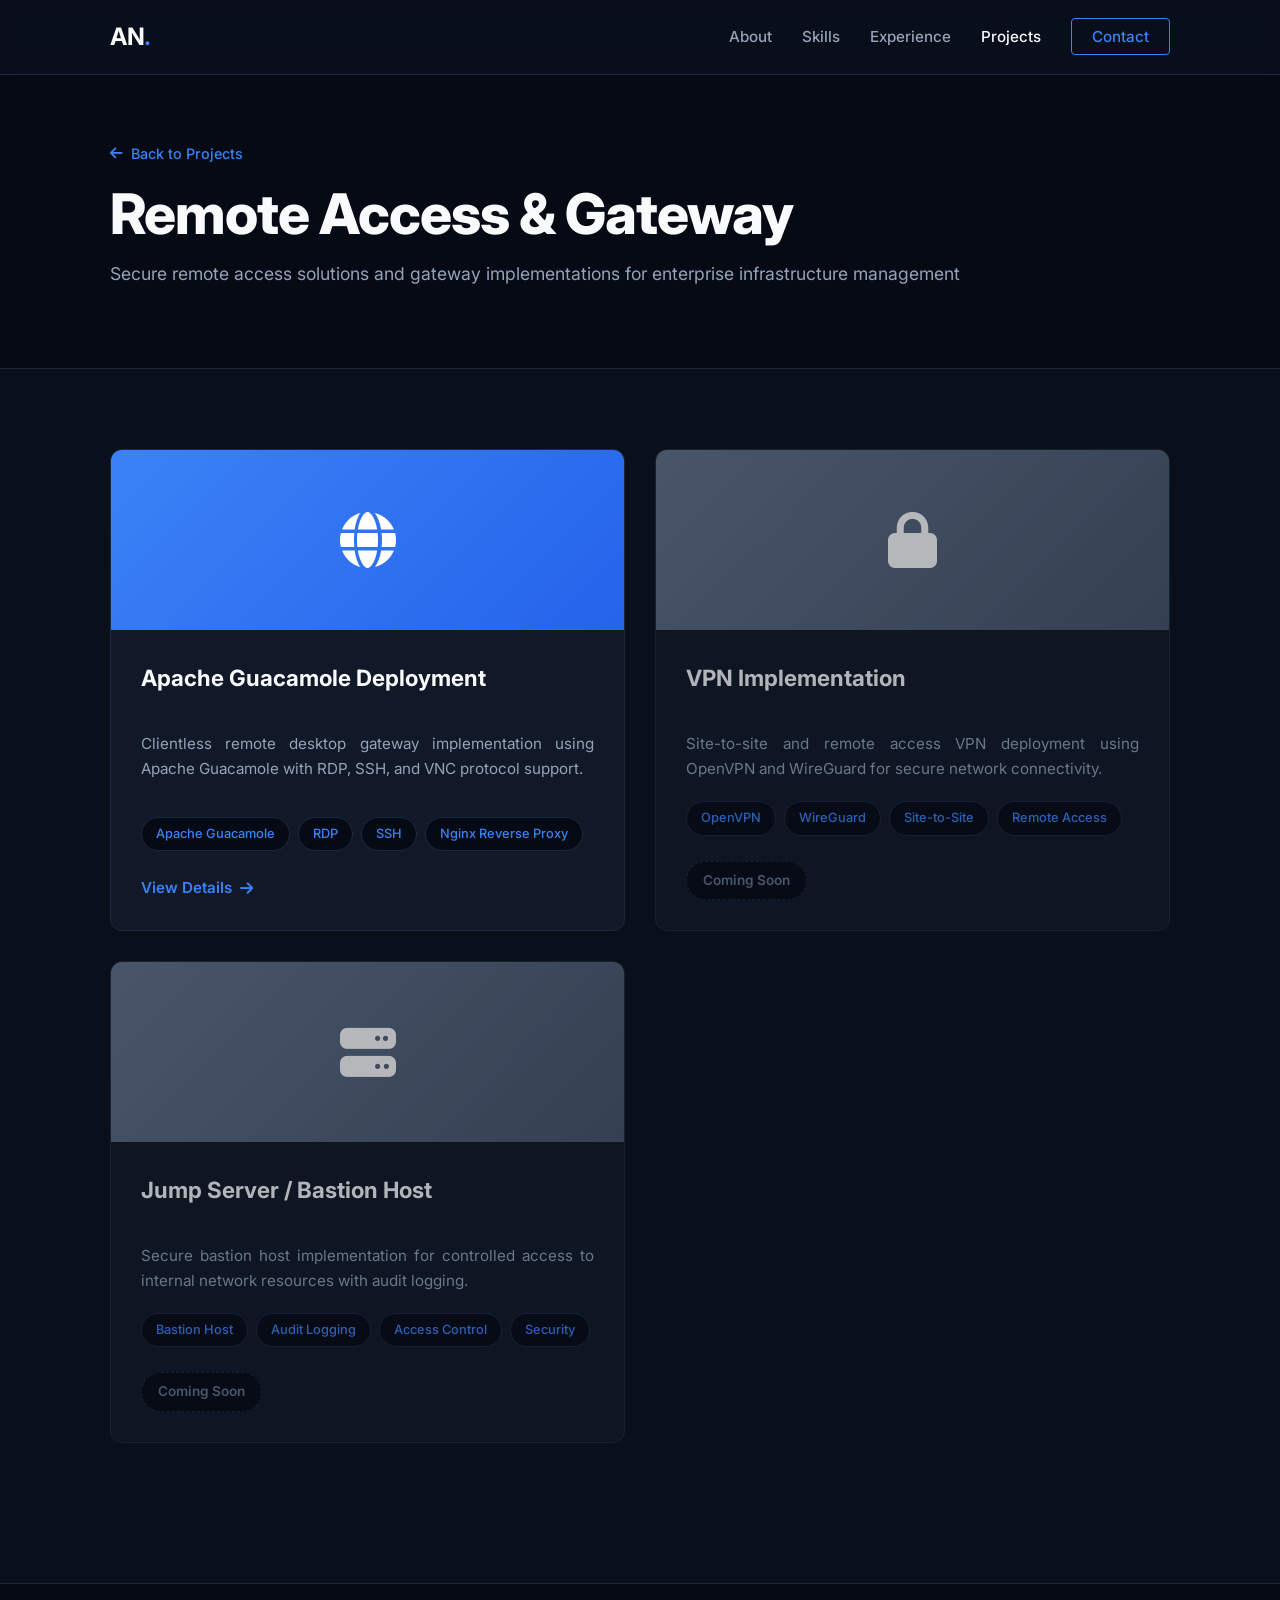
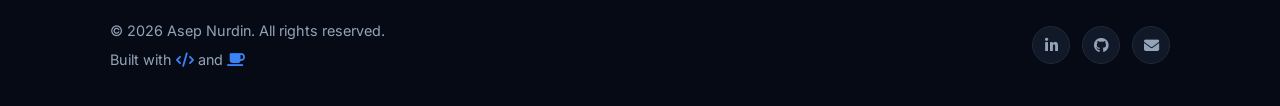
<file: projects/project-remote-access.html>
<!DOCTYPE html>
<html lang="en">
<head>
    <meta charset="UTF-8">
    <meta name="viewport" content="width=device-width, initial-scale=1.0">
    <title>Remote Access & Gateway | Asep Nurdin</title>
    <meta name="description" content="Secure remote access solutions using Apache Guacamole and enterprise gateway implementations.">
    
    <link rel="stylesheet" href="css/projects.css">
    <link rel="preconnect" href="https://fonts.googleapis.com">
    <link rel="preconnect" href="https://fonts.gstatic.com" crossorigin>
    <link href="https://fonts.googleapis.com/css2?family=Inter:wght@300;400;500;600;700;800&family=JetBrains+Mono:wght@400;500&display=swap" rel="stylesheet">
    <link rel="stylesheet" href="https://cdnjs.cloudflare.com/ajax/libs/font-awesome/6.4.0/css/all.min.css">
</head>
<body>

    <!-- Navbar -->
    <nav class="navbar">
        <div class="container nav-container">
            <a href="../index.html" class="logo">AN<span class="accent">.</span></a>
            <ul class="nav-links">
                <li><a href="../index.html#about">About</a></li>
                <li><a href="../index.html#skills">Skills</a></li>
                <li><a href="../index.html#experience">Experience</a></li>
                <li><a href="index.html" class="active">Projects</a></li>
                <li><a href="../index.html#contact" class="btn-nav">Contact</a></li>
            </ul>
            <div class="hamburger" id="hamburger">
                <i class="fas fa-bars"></i>
            </div>
        </div>
    </nav>

    <!-- Header Section -->
    <header class="projects-header">
        <div class="container">
            <a href="index.html" class="back-link" style="margin-bottom: 20px; display: inline-flex;">
                <i class="fas fa-arrow-left"></i> Back to Projects
            </a>
            <h1 class="page-title">Remote Access & Gateway</h1>
            <p class="page-subtitle">
                Secure remote access solutions and gateway implementations for enterprise infrastructure management
            </p>
        </div>
    </header>

    <!-- Remote Access Projects Grid -->
    <section class="projects-section">
        <div class="container">
            <div class="projects-grid">

                <!-- Apache Guacamole (AKTIF) -->
                <article class="project-card">
                    <div class="project-icon">
                        <i class="fas fa-globe"></i>
                    </div>
                    <div class="project-content">
                        <h3>Apache Guacamole Deployment</h3>
                        <p>Clientless remote desktop gateway implementation using Apache Guacamole with RDP, SSH, and VNC protocol support.</p>
                        <div class="project-tags">
                            <span class="tag">Apache Guacamole</span>
                            <span class="tag">RDP</span>
                            <span class="tag">SSH</span>
                            <span class="tag">Nginx Reverse Proxy</span>
                        </div>
                        <a href="project-guacamole.html" class="project-link">
                            View Details <i class="fas fa-arrow-right"></i>
                        </a>
                    </div>
                </article>

                <!-- VPN Implementation (COMING SOON) -->
                <article class="project-card coming-soon">
                    <div class="project-icon">
                        <i class="fas fa-lock"></i>
                    </div>
                    <div class="project-content">
                        <h3>VPN Implementation</h3>
                        <p>Site-to-site and remote access VPN deployment using OpenVPN and WireGuard for secure network connectivity.</p>
                        <div class="project-tags">
                            <span class="tag">OpenVPN</span>
                            <span class="tag">WireGuard</span>
                            <span class="tag">Site-to-Site</span>
                            <span class="tag">Remote Access</span>
                        </div>
                        <span class="coming-soon-badge">Coming Soon</span>
                    </div>
                </article>

                <!-- Jump Server / Bastion Host (COMING SOON) -->
                <article class="project-card coming-soon">
                    <div class="project-icon">
                        <i class="fas fa-server"></i>
                    </div>
                    <div class="project-content">
                        <h3>Jump Server / Bastion Host</h3>
                        <p>Secure bastion host implementation for controlled access to internal network resources with audit logging.</p>
                        <div class="project-tags">
                            <span class="tag">Bastion Host</span>
                            <span class="tag">Audit Logging</span>
                            <span class="tag">Access Control</span>
                            <span class="tag">Security</span>
                        </div>
                        <span class="coming-soon-badge">Coming Soon</span>
                    </div>
                </article>

            </div>
        </div>
    </section>

    <!-- Footer -->
    <footer class="footer">
        <div class="container">
            <div class="footer-content">
                <div class="footer-left">
                    <p>&copy; 2026 Asep Nurdin. All rights reserved.</p>
                    <p class="footer-credit">Built with <i class="fas fa-code"></i> and <i class="fas fa-coffee"></i></p>
                </div>
                <div class="footer-social">
                    <a href="https://linkedin.com/in/asepnurdin" target="_blank" aria-label="LinkedIn"><i class="fab fa-linkedin-in"></i></a>
                    <a href="https://github.com/AsepNurdin" target="_blank" aria-label="GitHub"><i class="fab fa-github"></i></a>
                    <a href="mailto:asepnurdin1994@gmail.com" aria-label="Email"><i class="fas fa-envelope"></i></a>
                </div>
            </div>
        </div>
    </footer>

    <script>
        const hamburger = document.getElementById('hamburger');
        const navLinks = document.querySelector('.nav-links');
        hamburger.addEventListener('click', () => {
            navLinks.classList.toggle('active');
            const icon = hamburger.querySelector('i');
            if (navLinks.classList.contains('active')) { icon.classList.remove('fa-bars'); icon.classList.add('fa-times'); } 
            else { icon.classList.remove('fa-times'); icon.classList.add('fa-bars'); }
        });
    </script>
    <!-- Force Justify Script -->
    <script src="js/force-justify.js"></script>
</body>
</html>
</file>
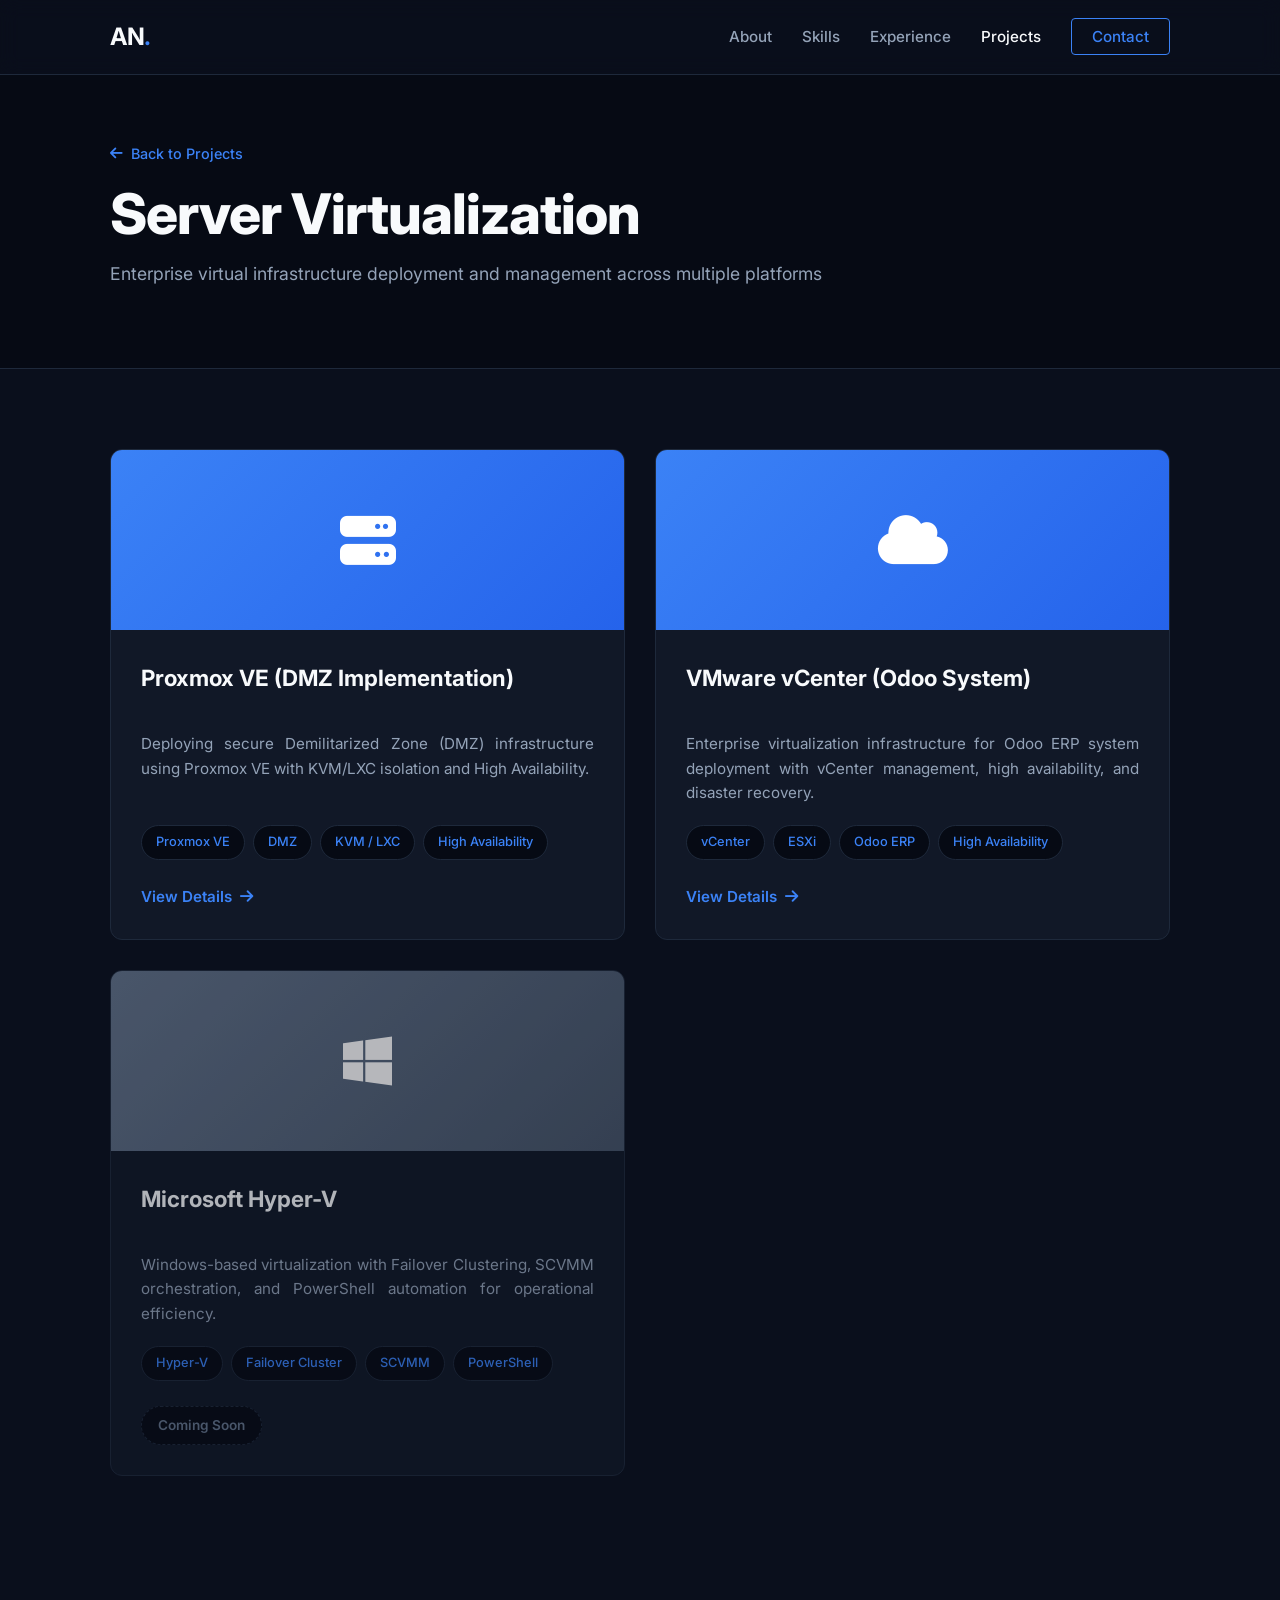
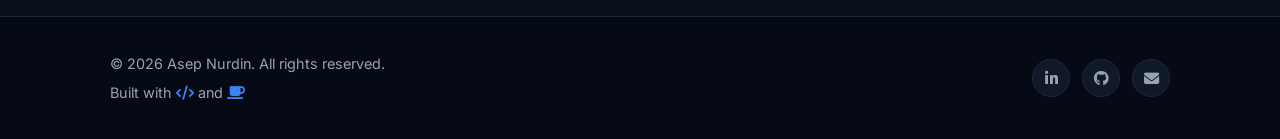
<file: projects/project-virtualization.html>
<!DOCTYPE html>
<html lang="en">
<head>
    <meta charset="UTF-8">
    <meta name="viewport" content="width=device-width, initial-scale=1.0">
    <title>Server Virtualization | Asep Nurdin</title>
    <meta name="description" content="Enterprise virtualization implementation using Proxmox, VMware, and Hyper-V.">
    
    <link rel="stylesheet" href="css/projects.css">
    <link rel="preconnect" href="https://fonts.googleapis.com">
    <link rel="preconnect" href="https://fonts.gstatic.com" crossorigin>
    <link href="https://fonts.googleapis.com/css2?family=Inter:wght@300;400;500;600;700;800&family=JetBrains+Mono:wght@400;500&display=swap" rel="stylesheet">
    <link rel="stylesheet" href="https://cdnjs.cloudflare.com/ajax/libs/font-awesome/6.4.0/css/all.min.css">
</head>
<body>

    <!-- Navbar -->
    <nav class="navbar">
        <div class="container nav-container">
            <a href="../index.html" class="logo">AN<span class="accent">.</span></a>
            <ul class="nav-links">
                <li><a href="../index.html#about">About</a></li>
                <li><a href="../index.html#skills">Skills</a></li>
                <li><a href="../index.html#experience">Experience</a></li>
                <li><a href="index.html" class="active">Projects</a></li>
                <li><a href="../index.html#contact" class="btn-nav">Contact</a></li>
            </ul>
            <div class="hamburger" id="hamburger">
                <i class="fas fa-bars"></i>
            </div>
        </div>
    </nav>

    <!-- Header Section -->
    <header class="projects-header">
        <div class="container">
            <a href="index.html" class="back-link" style="margin-bottom: 20px; display: inline-flex;">
                <i class="fas fa-arrow-left"></i> Back to Projects
            </a>
            <h1 class="page-title">Server Virtualization</h1>
            <p class="page-subtitle">
                Enterprise virtual infrastructure deployment and management across multiple platforms
            </p>
        </div>
    </header>

    <!-- Virtualization Platforms Grid -->
    <section class="projects-section">
        <div class="container">
            <div class="projects-grid">

                <!-- Proxmox VE (AKTIF - DMZ Implementation) -->
                <article class="project-card">
                    <div class="project-icon">
                        <i class="fas fa-server"></i>
                    </div>
                    <div class="project-content">
                        <h3>Proxmox VE (DMZ Implementation)</h3>
                        <p>Deploying secure Demilitarized Zone (DMZ) infrastructure using Proxmox VE with KVM/LXC isolation and High Availability.</p>
                        <div class="project-tags">
                            <span class="tag">Proxmox VE</span>
                            <span class="tag">DMZ</span>
                            <span class="tag">KVM / LXC</span>
                            <span class="tag">High Availability</span>
                        </div>
                        <a href="project-proxmox-dmz.html" class="project-link">
                            View Details <i class="fas fa-arrow-right"></i>
                        </a>
                    </div>
                </article>

                <!-- VMware vSphere (AKTIF - Odoo System) -->
                <article class="project-card">
                    <div class="project-icon">
                        <i class="fas fa-cloud"></i>
                    </div>
                    <div class="project-content">
                        <h3>VMware vCenter (Odoo System)</h3>
                        <p>Enterprise virtualization infrastructure for Odoo ERP system deployment with vCenter management, high availability, and disaster recovery.</p>
                        <div class="project-tags">
                            <span class="tag">vCenter</span>
                            <span class="tag">ESXi</span>
                            <span class="tag">Odoo ERP</span>
                            <span class="tag">High Availability</span>
                        </div>
                        <a href="project-vmware-odoo.html" class="project-link">
                            View Details <i class="fas fa-arrow-right"></i>
                        </a>
                    </div>
                </article>

                <!-- Microsoft Hyper-V (COMING SOON) -->
                <article class="project-card coming-soon">
                    <div class="project-icon">
                        <i class="fab fa-windows"></i>
                    </div>
                    <div class="project-content">
                        <h3>Microsoft Hyper-V</h3>
                        <p>Windows-based virtualization with Failover Clustering, SCVMM orchestration, and PowerShell automation for operational efficiency.</p>
                        <div class="project-tags">
                            <span class="tag">Hyper-V</span>
                            <span class="tag">Failover Cluster</span>
                            <span class="tag">SCVMM</span>
                            <span class="tag">PowerShell</span>
                        </div>
                        <span class="coming-soon-badge">Coming Soon</span>
                    </div>
                </article>

            </div>
        </div>
    </section>

    <!-- Footer -->
    <footer class="footer">
        <div class="container">
            <div class="footer-content">
                <div class="footer-left">
                    <p>&copy; 2026 Asep Nurdin. All rights reserved.</p>
                    <p class="footer-credit">Built with <i class="fas fa-code"></i> and <i class="fas fa-coffee"></i></p>
                </div>
                <div class="footer-social">
                    <a href="https://linkedin.com/in/asepnurdin" target="_blank" aria-label="LinkedIn"><i class="fab fa-linkedin-in"></i></a>
                    <a href="https://github.com/AsepNurdin" target="_blank" aria-label="GitHub"><i class="fab fa-github"></i></a>
                    <a href="mailto:asepnurdin1994@gmail.com" aria-label="Email"><i class="fas fa-envelope"></i></a>
                </div>
            </div>
        </div>
    </footer>

    <script>
        const hamburger = document.getElementById('hamburger');
        const navLinks = document.querySelector('.nav-links');
        hamburger.addEventListener('click', () => {
            navLinks.classList.toggle('active');
            const icon = hamburger.querySelector('i');
            if (navLinks.classList.contains('active')) { icon.classList.remove('fa-bars'); icon.classList.add('fa-times'); } 
            else { icon.classList.remove('fa-times'); icon.classList.add('fa-bars'); }
        });
    </script>
    <!-- Force Justify Script -->
    <script src="js/force-justify.js"></script>
</body>
</html>
</file>
<file: css/style.css>
/* =========================================
   1. VARIABLES & RESET
   ========================================= */
:root {
    --bg-primary: #0a0f1c;
    --bg-secondary: #111827;
    --bg-darker: #060a14;
    --text-primary: #f8fafc;
    --text-secondary: #94a3b8;
    --text-muted: #64748b;
    --accent: #3b82f6;
    --accent-hover: #2563eb;
    --border: #1e293b;
    
    --font-main: 'Inter', sans-serif;
    --font-mono: 'JetBrains Mono', monospace;
    
    --section-padding: 100px;
    --container-max: 1100px;
}

* {
    margin: 0;
    padding: 0;
    box-sizing: border-box;
}

html {
    scroll-behavior: smooth;
    scroll-padding-top: 80px;
}

body {
    font-family: var(--font-main);
    background-color: var(--bg-primary);
    color: var(--text-primary);
    line-height: 1.6;
    overflow-x: hidden;
    -webkit-font-smoothing: antialiased;
    -moz-osx-font-smoothing: grayscale;
}

a {
    text-decoration: none;
    color: inherit;
    transition: color 0.3s ease;
}

ul {
    list-style: none;
}

img {
    max-width: 100%;
    height: auto;
    display: block;
}

.container {
    max-width: var(--container-max);
    margin: 0 auto;
    padding: 0 20px;
    width: 100%;
}

.mono-text {
    font-family: var(--font-mono);
    color: var(--accent);
    font-size: 0.9rem;
}

.accent {
    color: var(--accent);
}

/* =========================================
   2. NAVBAR
   ========================================= */
.navbar {
    position: fixed;
    top: 0;
    width: 100%;
    background: rgba(10, 15, 28, 0.9);
    backdrop-filter: blur(10px);
    -webkit-backdrop-filter: blur(10px);
    border-bottom: 1px solid var(--border);
    z-index: 1000;
    padding: 18px 0;
}

.nav-container {
    display: flex;
    justify-content: space-between;
    align-items: center;
}

.logo {
    font-size: 1.5rem;
    font-weight: 700;
    letter-spacing: -0.5px;
    z-index: 1001;
}

.nav-links {
    display: flex;
    gap: 30px;
    align-items: center;
}

.nav-links a {
    font-size: 0.95rem;
    color: var(--text-secondary);
    font-weight: 500;
    transition: color 0.3s ease;
}

.nav-links a:hover {
    color: var(--text-primary);
}

.btn-nav {
    border: 1px solid var(--accent);
    padding: 8px 20px;
    border-radius: 4px;
    color: var(--accent) !important;
}

.btn-nav:hover {
    background: rgba(59, 130, 246, 0.1);
}

.hamburger {
    display: none;
    font-size: 1.5rem;
    cursor: pointer;
    color: var(--text-primary);
    z-index: 1001;
    background: none;
    border: none;
}

/* =========================================
   3. HERO SECTION
   ========================================= */
.hero {
    min-height: 100vh;
    display: flex;
    align-items: center;
    justify-content: flex-start;
    padding-top: 80px;
    padding-bottom: 60px;
}

.hero-content {
    max-width: 800px;
    width: 100%;
}

.status-badge {
    display: inline-flex;
    align-items: center;
    gap: 10px;
    background: var(--bg-secondary);
    border: 1px solid var(--border);
    padding: 8px 18px;
    border-radius: 50px;
    margin-bottom: 30px;
    font-size: 0.9rem;
}

.status-dot {
    width: 8px;
    height: 8px;
    background-color: #10b981;
    border-radius: 50%;
    display: inline-block;
    animation: blink 1.5s infinite;
    flex-shrink: 0;
}

@keyframes blink {
    0%, 100% {
        opacity: 1;
        transform: scale(1);
    }
    50% {
        opacity: 0.4;
        transform: scale(0.8);
    }
}

.status-text {
    font-weight: 500;
    color: var(--text-primary);
}

.hero-title {
    font-size: 4.5rem;
    font-weight: 800;
    margin-bottom: 15px;
    letter-spacing: -2px;
    line-height: 1.1;
}

.hero-subtitle {
    font-size: 1.5rem;
    color: var(--text-secondary);
    font-weight: 400;
    margin-bottom: 20px;
    letter-spacing: -0.5px;
}

.hero-desc {
    font-size: 1.1rem;
    color: var(--text-muted);
    max-width: 600px;
    line-height: 1.7;
    margin-bottom: 10px;
}

.hero-stats {
    display: flex;
    gap: 60px;
    margin-top: 40px;
    margin-bottom: 40px;
}

.stat-item {
    display: flex;
    flex-direction: column;
    gap: 8px;
}

.stat-number {
    font-size: 3rem;
    font-weight: 800;
    color: var(--text-primary);
    line-height: 1;
    letter-spacing: -1px;
}

.stat-label {
    font-size: 1rem;
    color: var(--text-muted);
    font-weight: 400;
}

.hero-buttons {
    display: flex;
    gap: 15px;
    flex-wrap: wrap;
}

.btn {
    display: inline-flex;
    align-items: center;
    justify-content: center;
    gap: 8px;
    padding: 12px 24px;
    border-radius: 6px;
    font-weight: 600;
    font-size: 1rem;
    transition: all 0.3s ease;
    cursor: pointer;
    border: none;
    text-decoration: none;
}

.btn-primary {
    background: var(--accent);
    color: #ffffff;
}

.btn-primary:hover {
    background: var(--accent-hover);
    transform: translateY(-2px);
    box-shadow: 0 10px 20px rgba(59, 130, 246, 0.3);
}

.btn-secondary {
    background: transparent;
    border: 1px solid var(--border);
    color: var(--text-primary);
}

.btn-secondary:hover {
    border-color: var(--accent);
    color: var(--accent);
    transform: translateY(-2px);
}

/* =========================================
   4. SECTIONS GENERAL
   ========================================= */
.section {
    padding: var(--section-padding) 0;
}

.bg-darker {
    background-color: var(--bg-darker);
}

.section-title {
    font-size: 2rem;
    margin-bottom: 50px;
    display: flex;
    align-items: center;
    gap: 15px;
}

.section-title .mono-text {
    font-size: 1.2rem;
}

/* =========================================
   5. ABOUT SECTION
   ========================================= */
.about-text p {
    color: var(--text-secondary);
    font-size: 1.05rem;
    line-height: 1.8;
    margin-bottom: 20px;
    max-width: 750px;
}

/* =========================================
   6. SKILLS SECTION
   ========================================= */
.skills-grid {
    display: grid;
    grid-template-columns: repeat(auto-fit, minmax(280px, 1fr));
    gap: 25px;
}

.skill-card {
    background: var(--bg-secondary);
    padding: 30px;
    border-radius: 8px;
    border: 1px solid var(--border);
    transition: all 0.3s ease;
}

.skill-card:hover {
    transform: translateY(-5px);
    border-color: var(--accent);
    box-shadow: 0 10px 30px rgba(0, 0, 0, 0.3);
}

.skill-icon {
    font-size: 2rem;
    color: var(--accent);
    margin-bottom: 20px;
}

.skill-card h4 {
    font-size: 1.15rem;
    margin-bottom: 12px;
    color: var(--text-primary);
}

.skill-card p {
    color: var(--text-secondary);
    font-size: 0.95rem;
    line-height: 1.6;
}

/* =========================================
   7. EXPERIENCE SECTION (Timeline)
   ========================================= */
.timeline {
    position: relative;
    padding-left: 30px;
    border-left: 2px solid var(--border);
    max-width: 800px;
}

.timeline-item {
    position: relative;
    margin-bottom: 50px;
}

.timeline-item:last-child {
    margin-bottom: 0;
}

.timeline-item::before {
    content: '';
    position: absolute;
    left: -37px;
    top: 5px;
    width: 12px;
    height: 12px;
    background: var(--accent);
    border-radius: 50%;
    border: 3px solid var(--bg-primary);
}

.timeline-date {
    font-family: var(--font-mono);
    color: var(--accent);
    font-size: 0.9rem;
    margin-bottom: 10px;
}

.timeline-content h4 {
    font-size: 1.3rem;
    margin-bottom: 5px;
    color: var(--text-primary);
}

.timeline-content h5 {
    color: var(--text-secondary);
    font-weight: 500;
    margin-bottom: 15px;
    font-size: 1.05rem;
}

.timeline-content ul {
    list-style: disc;
    padding-left: 20px;
    color: var(--text-secondary);
}

.timeline-content ul li {
    margin-bottom: 8px;
    line-height: 1.6;
}

/* =========================================
   8. TRAINING SECTION
   ========================================= */
.cert-grid {
    display: grid;
    grid-template-columns: repeat(auto-fit, minmax(240px, 1fr));
    gap: 20px;
}

.cert-card {
    background: var(--bg-secondary);
    padding: 25px;
    border-radius: 8px;
    border: 1px solid var(--border);
    text-align: center;
    transition: all 0.3s ease;
}

.cert-card:hover {
    border-color: var(--accent);
    transform: translateY(-3px);
}

.cert-icon {
    font-size: 1.5rem;
    color: var(--accent);
    margin-bottom: 15px;
}

.cert-card h4 {
    font-size: 1rem;
    margin-bottom: 10px;
    color: var(--text-primary);
}

.cert-card p {
    color: var(--text-secondary);
}

/* =========================================
   CERTIFICATIONS WITH PDF LINKS
   ========================================= */
.cert-link {
    text-decoration: none;
    color: inherit;
    cursor: pointer;
    transition: all 0.3s ease;
}

.cert-link:hover {
    transform: translateY(-5px);
    box-shadow: 0 15px 35px rgba(59, 130, 246, 0.2);
}

.cert-image-placeholder {
    width: 100%;
    height: 200px;
    background: var(--bg-darker);
    border: 2px solid var(--border);
    border-radius: 8px;
    margin-bottom: 15px;
    display: flex;
    align-items: center;
    justify-content: center;
    transition: all 0.3s ease;
}

.cert-image-placeholder .cert-icon {
    font-size: 4rem;
    color: var(--accent);
    opacity: 0.5;
    transition: all 0.3s ease;
}

.cert-link:hover .cert-image-placeholder {
    border-color: var(--accent);
    background: rgba(59, 130, 246, 0.05);
}

.cert-link:hover .cert-image-placeholder .cert-icon {
    opacity: 1;
    transform: scale(1.1);
}

.cert-image {
    width: 100%;
    height: 200px;
    object-fit: cover;
    border-radius: 8px;
    margin-bottom: 15px;
    border: 2px solid var(--border);
    transition: all 0.3s ease;
    background: var(--bg-darker);
}

.cert-card:hover .cert-image {
    border-color: var(--accent);
    transform: translateY(-3px);
    box-shadow: 0 10px 30px rgba(0, 0, 0, 0.3);
}

/* =========================================
   9. CONTACT SECTION
   ========================================= */
.contact-desc {
    color: var(--text-secondary);
    font-size: 1.05rem;
    max-width: 600px;
    margin-bottom: 30px;
    line-height: 1.7;
}

.contact-links {
    display: flex;
    flex-direction: column;
    gap: 15px;
}

.contact-link {
    display: inline-flex;
    align-items: center;
    gap: 12px;
    color: var(--text-secondary);
    font-size: 1rem;
    padding: 12px 0;
    transition: all 0.3s ease;
}

.contact-link i {
    color: var(--accent);
    font-size: 1.1rem;
    width: 20px;
}

.contact-link:hover {
    color: var(--text-primary);
    transform: translateX(5px);
}

/* =========================================
   10. FOOTER
   ========================================= */
.footer {
    background-color: var(--bg-darker);
    border-top: 1px solid var(--border);
    padding: 35px 0;
}

.footer-content {
    display: flex;
    justify-content: space-between;
    align-items: center;
}

.footer-left {
    display: flex;
    flex-direction: column;
    gap: 6px;
}

.footer-left p {
    color: var(--text-secondary);
    font-size: 0.9rem;
    margin: 0;
}

.footer-credit {
    font-size: 0.85rem;
    color: var(--text-muted);
}

.footer-credit i {
    color: var(--accent);
}

.footer-social {
    display: flex;
    gap: 12px;
}

.footer-social a {
    display: flex;
    align-items: center;
    justify-content: center;
    width: 38px;
    height: 38px;
    border-radius: 50%;
    background: var(--bg-secondary);
    border: 1px solid var(--border);
    color: var(--text-secondary);
    font-size: 0.95rem;
    transition: all 0.3s ease;
}

.footer-social a:hover {
    background: var(--accent);
    color: var(--bg-primary);
    border-color: var(--accent);
    transform: translateY(-2px);
}

/* =========================================
   11. RESPONSIVE - TABLET (max-width: 1024px)
   ========================================= */
@media (max-width: 1024px) {
    :root {
        --section-padding: 80px;
    }
    
    .hero-title {
        font-size: 3.5rem;
    }
    
    .hero-subtitle {
        font-size: 1.3rem;
    }
    
    .section-title {
        font-size: 1.8rem;
    }

    .stat-number {
        font-size: 2.5rem;
    }
}

/* =========================================
   12. RESPONSIVE - MOBILE (max-width: 768px)
   ========================================= */
@media (max-width: 768px) {
    :root {
        --section-padding: 60px;
    }
    
    .container {
        padding: 0 18px;
    }
    
    .hamburger {
        display: block;
    }
    
    .nav-links {
        position: fixed;
        top: 0;
        right: -100%;
        flex-direction: column;
        align-items: flex-start;
        justify-content: flex-start;
        background: var(--bg-secondary);
        width: 70%;
        max-width: 280px;
        height: 100vh;
        padding: 80px 25px 30px;
        gap: 0;
        transition: right 0.3s ease;
        border-left: 1px solid var(--border);
        box-shadow: -5px 0 20px rgba(0, 0, 0, 0.3);
        overflow-y: auto;
    }
    
    .nav-links.active {
        right: 0;
    }
    
    .nav-links li {
        width: 100%;
        border-bottom: 1px solid var(--border);
    }
    
    .nav-links li:last-child {
        border-bottom: none;
    }
    
    .nav-links a {
        font-size: 1rem;
        padding: 16px 0;
        display: block;
        text-align: left;
        color: var(--text-secondary);
    }
    
    .nav-links a:hover {
        color: var(--accent);
    }
    
    .btn-nav {
        width: auto;
        text-align: left;
        margin-top: 0;
        padding: 16px 0;
        border: none;
        color: var(--accent) !important;
        font-weight: 600;
    }
    
    .btn-nav:hover {
        background: transparent;
    }
    
    /* Hero Mobile */
    .hero {
        min-height: auto;
        padding-top: 120px;
        padding-bottom: 60px;
    }
    
    .hero-title {
        font-size: 2.5rem;
        letter-spacing: -1px;
    }
    
    .hero-subtitle {
        font-size: 1.1rem;
    }
    
    .hero-desc {
        font-size: 1rem;
    }

    .hero-stats {
        gap: 40px;
        margin-top: 30px;
        margin-bottom: 30px;
    }

    .stat-number {
        font-size: 2rem;
    }

    .stat-label {
        font-size: 0.9rem;
    }
    
    .status-badge {
        padding: 6px 14px;
        font-size: 0.8rem;
    }
    
    .status-dot {
        width: 7px;
        height: 7px;
    }
    
    .section-title {
        font-size: 1.5rem;
        margin-bottom: 35px;
    }
    
    .section-title .mono-text {
        font-size: 1rem;
    }
    
    .skills-grid {
        grid-template-columns: 1fr;
        gap: 20px;
    }
    
    .skill-card {
        padding: 25px;
    }
    
    .timeline {
        padding-left: 25px;
        max-width: 100%;
    }
    
    .timeline-item::before {
        left: -32px;
        width: 10px;
        height: 10px;
    }
    
    .timeline-content h4 {
        font-size: 1.15rem;
    }
    
    .timeline-content h5 {
        font-size: 0.95rem;
    }
    
    .timeline-content ul li {
        font-size: 0.95rem;
    }
    
    .cert-grid {
        grid-template-columns: 1fr;
    }
    
    .about-text p {
        font-size: 1rem;
    }
    
    .hero-buttons {
        flex-direction: column;
        width: 100%;
    }
    
    .btn {
        width: 100%;
    }

    /* Footer Mobile */
    .footer-content {
        flex-direction: column;
        gap: 20px;
        text-align: center;
    }
    
    .footer-social {
        order: -1;
    }
    
    .footer-left {
        align-items: center;
    }
}

/* =========================================
   13. RESPONSIVE - SMALL MOBILE (max-width: 480px)
   ========================================= */
@media (max-width: 480px) {
    .container {
        padding: 0 15px;
    }
    
    .hero-title {
        font-size: 2rem;
    }
    
    .hero-subtitle {
        font-size: 1rem;
    }
    
    .hero-desc {
        font-size: 0.95rem;
    }
    
    .hero-stats {
        gap: 30px;
    }

    .stat-number {
        font-size: 1.8rem;
    }
    
    .section-title {
        font-size: 1.3rem;
    }
    
    .skill-card,
    .cert-card {
        padding: 20px;
    }
    
    .skill-icon {
        font-size: 1.7rem;
    }
    
    .timeline-content h4 {
        font-size: 1.05rem;
    }
    
    .timeline-content ul {
        padding-left: 15px;
    }

    .footer {
        padding: 25px 0;
    }
    
    .footer-left p {
        font-size: 0.85rem;
    }
    
    .footer-credit {
        font-size: 0.8rem;
    }
    
    .footer-social a {
        width: 36px;
        height: 36px;
        font-size: 0.9rem;
    }
    
    .nav-links {
        width: 75%;
        padding: 70px 20px 30px;
    }
    
    .nav-links a {
        font-size: 0.95rem;
        padding: 14px 0;
    }
}

/* =========================================
   14. UNIVERSAL JUSTIFY - ALL SECTIONS (FIXED)
   ========================================= */

/* Hapus semua max-width yang membatasi */
.hero-desc,
.about-text p,
.timeline-content ul li,
.contact-desc,
.cert-card p,
.timeline,
.timeline-content {
    max-width: 100% !important;
    width: 100% !important;
}

/* Apply justify ke deskripsi panjang (KECUALI skill-card) */
.hero-desc,
.about-text p,
.timeline-content ul li,
.contact-desc,
.cert-card p {
    text-align: justify !important;
    text-justify: inter-word !important;
    text-align-last: left !important;
    hyphens: auto !important;
    -webkit-hyphens: auto !important;
    -ms-hyphens: auto !important;
}

/* Skill card: tetap rata kiri (tidak justify) */
.skill-card p {
    text-align: left !important;
    text-justify: none !important;
    text-align-last: left !important;
}

/* =========================================
   EXCLUDE SKILL CARD FROM JUSTIFY
   ========================================= */
.skill-card p {
    text-align: left !important;
    text-justify: none !important;
    text-align-last: left !important;
}
</file>
<file: projects/css/projects.css>
/* =========================================
   1. VARIABLES & RESET
   ========================================= */
:root {
    --bg-primary: #0a0f1c;
    --bg-secondary: #111827;
    --bg-darker: #060a14;
    --text-primary: #f8fafc;
    --text-secondary: #94a3b8;
    --text-muted: #64748b;
    --accent: #3b82f6;
    --accent-hover: #2563eb;
    --border: #1e293b;
    
    --font-main: 'Inter', sans-serif;
    --font-mono: 'JetBrains Mono', monospace;
    
    --container-max: 1100px;
}

* {
    margin: 0;
    padding: 0;
    box-sizing: border-box;
}

html {
    scroll-behavior: smooth;
    scroll-padding-top: 80px;
}

body {
    font-family: var(--font-main);
    background-color: var(--bg-primary);
    color: var(--text-primary);
    line-height: 1.6;
    overflow-x: hidden;
    -webkit-font-smoothing: antialiased;
    -moz-osx-font-smoothing: grayscale;
}

a {
    text-decoration: none;
    color: inherit;
    transition: color 0.3s ease;
}

ul {
    list-style: none;
}

img {
    max-width: 100%;
    height: auto;
    display: block;
}

.container {
    max-width: var(--container-max);
    margin: 0 auto;
    padding: 0 20px;
    width: 100%;
}

.mono-text {
    font-family: var(--font-mono);
    color: var(--accent);
}

.accent {
    color: var(--accent);
}

/* =========================================
   2. NAVBAR
   ========================================= */
.navbar {
    position: fixed;
    top: 0;
    width: 100%;
    background: rgba(10, 15, 28, 0.9);
    backdrop-filter: blur(10px);
    -webkit-backdrop-filter: blur(10px);
    border-bottom: 1px solid var(--border);
    z-index: 1000;
    padding: 18px 0;
}

.nav-container {
    display: flex;
    justify-content: space-between;
    align-items: center;
}

.logo {
    font-size: 1.5rem;
    font-weight: 700;
    letter-spacing: -0.5px;
}

.nav-links {
    display: flex;
    gap: 30px;
    align-items: center;
}

.nav-links a {
    font-size: 0.95rem;
    color: var(--text-secondary);
    font-weight: 500;
}

.nav-links a:hover,
.nav-links a.active {
    color: var(--text-primary);
}

.btn-nav {
    border: 1px solid var(--accent);
    padding: 8px 20px;
    border-radius: 4px;
    color: var(--accent) !important;
}

.btn-nav:hover {
    background: rgba(59, 130, 246, 0.1);
}

.hamburger {
    display: none;
    font-size: 1.5rem;
    cursor: pointer;
    color: var(--text-primary);
    background: none;
    border: none;
}

/* =========================================
   3. HEADER SECTION (Projects List)
   ========================================= */
.projects-header {
    padding: 140px 0 80px;
    background: var(--bg-darker);
    border-bottom: 1px solid var(--border);
    text-align: left;
}

.back-link {
    display: inline-flex;
    align-items: center;
    gap: 8px;
    color: var(--accent);
    font-size: 0.9rem;
    font-weight: 500;
    margin-bottom: 30px;
    transition: all 0.3s ease;
}

.back-link:hover {
    gap: 12px;
    color: var(--accent-hover);
}

.page-title {
    font-size: 3.5rem;
    font-weight: 800;
    margin-bottom: 15px;
    letter-spacing: -1px;
    line-height: 1.05;
    max-width: 900px;
    color: var(--text-primary);
}

.page-subtitle {
    font-size: 1.1rem;
    color: var(--text-secondary);
    line-height: 1.7;
}

/* =========================================
   4. PROJECTS GRID (Equal Height Cards)
   ========================================= */
.projects-section {
    padding: 80px 0;
}

.projects-grid {
    display: grid;
    grid-template-columns: repeat(auto-fill, minmax(350px, 1fr));
    gap: 30px;
}

.project-card {
    background: var(--bg-secondary);
    border: 1px solid var(--border);
    border-radius: 12px;
    overflow: hidden;
    transition: all 0.3s ease;
    display: flex;
    flex-direction: column;
    height: 100%;
}

.project-card:hover {
    transform: translateY(-5px);
    border-color: var(--accent);
    box-shadow: 0 20px 40px rgba(0, 0, 0, 0.4);
}

.project-icon {
    background: linear-gradient(135deg, var(--accent), var(--accent-hover));
    padding: 50px 40px;
    display: flex;
    align-items: center;
    justify-content: center;
    min-height: 180px;
}

.project-icon i {
    font-size: 3.5rem;
    color: white;
}

.project-content {
    padding: 30px;
    display: flex;
    flex-direction: column;
    flex-grow: 1;
}

.project-content h3 {
    font-size: 1.4rem;
    margin-bottom: 12px;
    color: var(--text-primary);
    min-height: 60px;
}

.project-content p {
    color: var(--text-secondary);
    font-size: 0.95rem;
    line-height: 1.6;
    margin-bottom: 20px;
    flex-grow: 1;
}

.project-tags {
    display: flex;
    flex-wrap: wrap;
    gap: 8px;
    margin-bottom: 25px;
}

.tag {
    background: var(--bg-darker);
    color: var(--accent);
    padding: 6px 14px;
    border-radius: 20px;
    font-size: 0.8rem;
    font-weight: 500;
    border: 1px solid var(--border);
}

.project-link {
    display: inline-flex;
    align-items: center;
    gap: 8px;
    color: var(--accent);
    font-weight: 600;
    font-size: 0.95rem;
    transition: all 0.3s ease;
    margin-top: auto;
}

.project-link:hover {
    gap: 12px;
    color: var(--accent-hover);
}

/* =========================================
   5. COMING SOON BADGE
   ========================================= */
.project-card.coming-soon {
    opacity: 0.7;
    position: relative;
}

.project-card.coming-soon:hover {
    transform: none;
    border-color: var(--border);
    box-shadow: none;
}

.project-card.coming-soon .project-icon {
    background: linear-gradient(135deg, var(--text-muted), #475569);
}

.coming-soon-badge {
    display: inline-block;
    background: var(--bg-darker);
    color: var(--text-muted);
    padding: 8px 16px;
    border-radius: 20px;
    font-size: 0.85rem;
    font-weight: 600;
    border: 1px dashed var(--border);
    margin-top: auto;
    align-self: flex-start;
}

/* =========================================
   6. PROJECT DETAIL PAGE STYLES
   ========================================= */
.project-detail-header {
    padding: 140px 0 60px;
    background: var(--bg-darker);
    border-bottom: 1px solid var(--border);
}

.header-meta {
    display: flex;
    gap: 15px;
    flex-wrap: wrap;
    margin-bottom: 20px;
}

.meta-tag {
    display: inline-flex;
    align-items: center;
    gap: 8px;
    background: var(--bg-secondary);
    border: 1px solid var(--border);
    padding: 6px 14px;
    border-radius: 20px;
    font-size: 0.85rem;
    color: var(--text-secondary);
}

.meta-tag i {
    color: var(--accent);
}

.project-title {
    font-size: 3rem;
    font-weight: 800;
    margin-bottom: 15px;
    letter-spacing: -1px;
    line-height: 1.05;
    color: var(--text-primary);
}

.project-subtitle {
    font-size: 1.15rem;
    color: var(--text-secondary);
    line-height: 1.7;
}

.project-detail-content {
    padding: 80px 0;
}

.detail-section {
    margin-bottom: 60px;
}

.detail-section:last-child {
    margin-bottom: 0;
}

.section-heading {
    font-size: 1.8rem;
    margin-bottom: 30px;
    display: flex;
    align-items: center;
    gap: 15px;
}

.section-heading .mono-text {
    font-size: 1.1rem;
}

.detail-section p {
    color: var(--text-secondary);
    font-size: 1.05rem;
    line-height: 1.8;
}

/* Sub Headings (for Technical Doc) */
.sub-heading {
    font-size: 1.3rem;
    color: var(--text-primary);
    margin-top: 40px;
    margin-bottom: 15px;
    font-weight: 600;
}

/* List Styling */
.detail-list {
    list-style: none;
    padding: 0;
}

.detail-list li {
    display: flex;
    gap: 20px;
    margin-bottom: 30px;
    align-items: flex-start;
}

.detail-list li i {
    color: var(--accent);
    font-size: 1.2rem;
    margin-top: 4px;
    flex-shrink: 0;
}

.detail-list li strong {
    display: block;
    color: var(--text-primary);
    font-size: 1.15rem;
    margin-bottom: 8px;
}

.detail-list li p {
    color: var(--text-secondary);
    font-size: 1rem;
    line-height: 1.6;
    margin: 0;
}

/* Tech Stack Grid */
.tech-stack-grid {
    display: grid;
    grid-template-columns: repeat(auto-fill, minmax(200px, 1fr));
    gap: 15px;
}

.tech-item {
    background: var(--bg-secondary);
    border: 1px solid var(--border);
    padding: 15px 20px;
    border-radius: 8px;
    display: flex;
    align-items: center;
    gap: 12px;
    color: var(--text-primary);
    font-weight: 500;
    transition: all 0.3s ease;
}

.tech-item i {
    color: var(--accent);
}

.tech-item:hover {
    border-color: var(--accent);
    transform: translateY(-3px);
}

/* Results Grid */
.results-grid {
    display: grid;
    grid-template-columns: repeat(auto-fit, minmax(280px, 1fr));
    gap: 25px;
}

.result-card {
    background: var(--bg-secondary);
    border: 1px solid var(--border);
    padding: 30px;
    border-radius: 12px;
    transition: all 0.3s ease;
}

.result-card:hover {
    border-color: var(--accent);
    transform: translateY(-5px);
}

.result-card h3 {
    display: flex;
    align-items: center;
    gap: 12px;
    font-size: 1.2rem;
    margin-bottom: 15px;
    color: var(--text-primary);
}

.result-card h3 i {
    font-size: 1.5rem;
}

.result-card p {
    color: var(--text-secondary);
    font-size: 0.95rem;
    line-height: 1.6;
    margin: 0;
}

/* =========================================
   7. TECHNICAL DOCUMENT STYLES
   ========================================= */
.doc-info-container {
    background: var(--bg-secondary);
    border: 1px solid var(--border);
    border-radius: 8px;
    padding: 20px;
    margin-bottom: 40px;
}

.doc-info-grid {
    display: grid;
    grid-template-columns: repeat(auto-fit, minmax(200px, 1fr));
    gap: 15px;
}

.doc-info-item {
    font-size: 0.9rem;
    color: var(--text-secondary);
}

.doc-info-item strong {
    color: var(--text-primary);
    display: block;
    margin-bottom: 4px;
    font-size: 0.8rem;
    text-transform: uppercase;
    letter-spacing: 0.5px;
}

/* Technical Figures (Images & Captions) */
.tech-figure {
    margin: 30px 0;
    background: var(--bg-secondary);
    border: 1px solid var(--border);
    border-radius: 8px;
    overflow: hidden;
}

.tech-figure img {
    width: 100%;
    height: auto;
    display: block;
    border-bottom: 1px solid var(--border);
    background-color: #000;
}

.tech-figure figcaption {
    padding: 15px 20px;
    font-size: 0.85rem;
    color: var(--text-muted);
    font-style: italic;
    text-align: center;
}

/* =========================================
   8. FOOTER
   ========================================= */
.footer {
    background-color: var(--bg-darker);
    border-top: 1px solid var(--border);
    padding: 35px 0;
    margin-top: 60px;
}

.footer-content {
    display: flex;
    justify-content: space-between;
    align-items: center;
}

.footer-left {
    display: flex;
    flex-direction: column;
    gap: 6px;
}

.footer-left p {
    color: var(--text-secondary);
    font-size: 0.9rem;
    margin: 0;
}

.footer-credit {
    font-size: 0.85rem;
    color: var(--text-muted);
}

.footer-credit i {
    color: var(--accent);
}

.footer-social {
    display: flex;
    gap: 12px;
}

.footer-social a {
    display: flex;
    align-items: center;
    justify-content: center;
    width: 38px;
    height: 38px;
    border-radius: 50%;
    background: var(--bg-secondary);
    border: 1px solid var(--border);
    color: var(--text-secondary);
    font-size: 0.95rem;
    transition: all 0.3s ease;
}

.footer-social a:hover {
    background: var(--accent);
    color: var(--bg-primary);
    border-color: var(--accent);
    transform: translateY(-2px);
}

/* =========================================
   9. RESPONSIVE - TABLET
   ========================================= */
@media (max-width: 1024px) {
    .page-title {
        font-size: 2.8rem;
    }
    
    .projects-grid {
        grid-template-columns: repeat(auto-fill, minmax(300px, 1fr));
    }

    .project-title {
        font-size: 2.5rem;
    }
}

/* =========================================
   10. RESPONSIVE - MOBILE
   ========================================= */
@media (max-width: 768px) {
    .hamburger {
        display: block;
    }
    
    .nav-links {
        position: fixed;
        top: 0;
        right: -100%;
        flex-direction: column;
        align-items: flex-start;
        background: var(--bg-secondary);
        width: 70%;
        max-width: 280px;
        height: 100vh;
        padding: 80px 25px 30px;
        gap: 0;
        transition: right 0.3s ease;
        border-left: 1px solid var(--border);
        box-shadow: -5px 0 20px rgba(0, 0, 0, 0.3);
    }
    
    .nav-links.active {
        right: 0;
    }
    
    .nav-links li {
        width: 100%;
        border-bottom: 1px solid var(--border);
    }
    
    .nav-links li:last-child {
        border-bottom: none;
    }
    
    .nav-links a {
        font-size: 1rem;
        padding: 16px 0;
        display: block;
        text-align: left;
    }
    
    .btn-nav {
        width: auto;
        padding: 16px 0;
        border: none;
        color: var(--accent) !important;
        font-weight: 600;
    }
    
    .projects-header {
        padding: 120px 0 60px;
    }
    
    .page-title {
        font-size: 2.2rem;
    }
    
    .page-subtitle {
        font-size: 1rem;
    }
    
    .projects-section {
        padding: 60px 0;
    }
    
    .projects-grid {
        grid-template-columns: 1fr;
        gap: 25px;
    }
    
    .footer-content {
        flex-direction: column;
        gap: 20px;
        text-align: center;
    }
    
    .footer-social {
        order: -1;
    }
    
    .footer-left {
        align-items: center;
    }

    /* Project Detail Mobile */
    .project-detail-header {
        padding: 120px 0 50px;
    }
    
    .project-title {
        font-size: 2.2rem;
    }
    
    .project-subtitle {
        font-size: 1rem;
    }
    
    .project-detail-content {
        padding: 50px 0;
    }
    
    .section-heading {
        font-size: 1.5rem;
    }
    
    .sub-heading {
        font-size: 1.1rem;
        margin-top: 30px;
    }
    
    .detail-list li {
        flex-direction: column;
        gap: 10px;
    }
    
    .tech-stack-grid {
        grid-template-columns: 1fr 1fr;
    }

    /* Technical Doc Mobile */
    .doc-info-grid {
        grid-template-columns: 1fr 1fr;
    }
}

@media (max-width: 480px) {
    .page-title {
        font-size: 2rem;
    }
    
    .project-icon {
        padding: 30px;
    }
    
    .project-icon i {
        font-size: 2.5rem;
    }
    
    .project-content {
        padding: 25px;
    }
    
    .project-content h3 {
        font-size: 1.2rem;
    }

    /* Project Detail Small Mobile */
    .project-title {
        font-size: 1.8rem;
    }
    
    .tech-stack-grid {
        grid-template-columns: 1fr;
    }
    
    .results-grid {
        grid-template-columns: 1fr;
    }

    /* Technical Doc Small Mobile */
    .doc-info-grid {
        grid-template-columns: 1fr;
    }
}

/* =========================================
   11. UNIVERSAL JUSTIFY - ALL DESCRIPTIONS (FINAL)
   ========================================= */

/* Hapus max-width untuk semua deskripsi */
.page-subtitle,
.project-subtitle,
.project-content p,
.detail-section p,
.detail-list li p,
.result-card p {
    max-width: 100% !important;
    width: 100% !important;
}

/* Apply justify ke semua deskripsi */
.page-subtitle,
.project-subtitle,
.project-content p,
.detail-section p,
.detail-list li p,
.result-card p {
    text-align: justify !important;
    text-justify: inter-word !important;
    text-align-last: left !important;
    hyphens: auto !important;
    -webkit-hyphens: auto !important;
    -ms-hyphens: auto !important;
}
</file>
